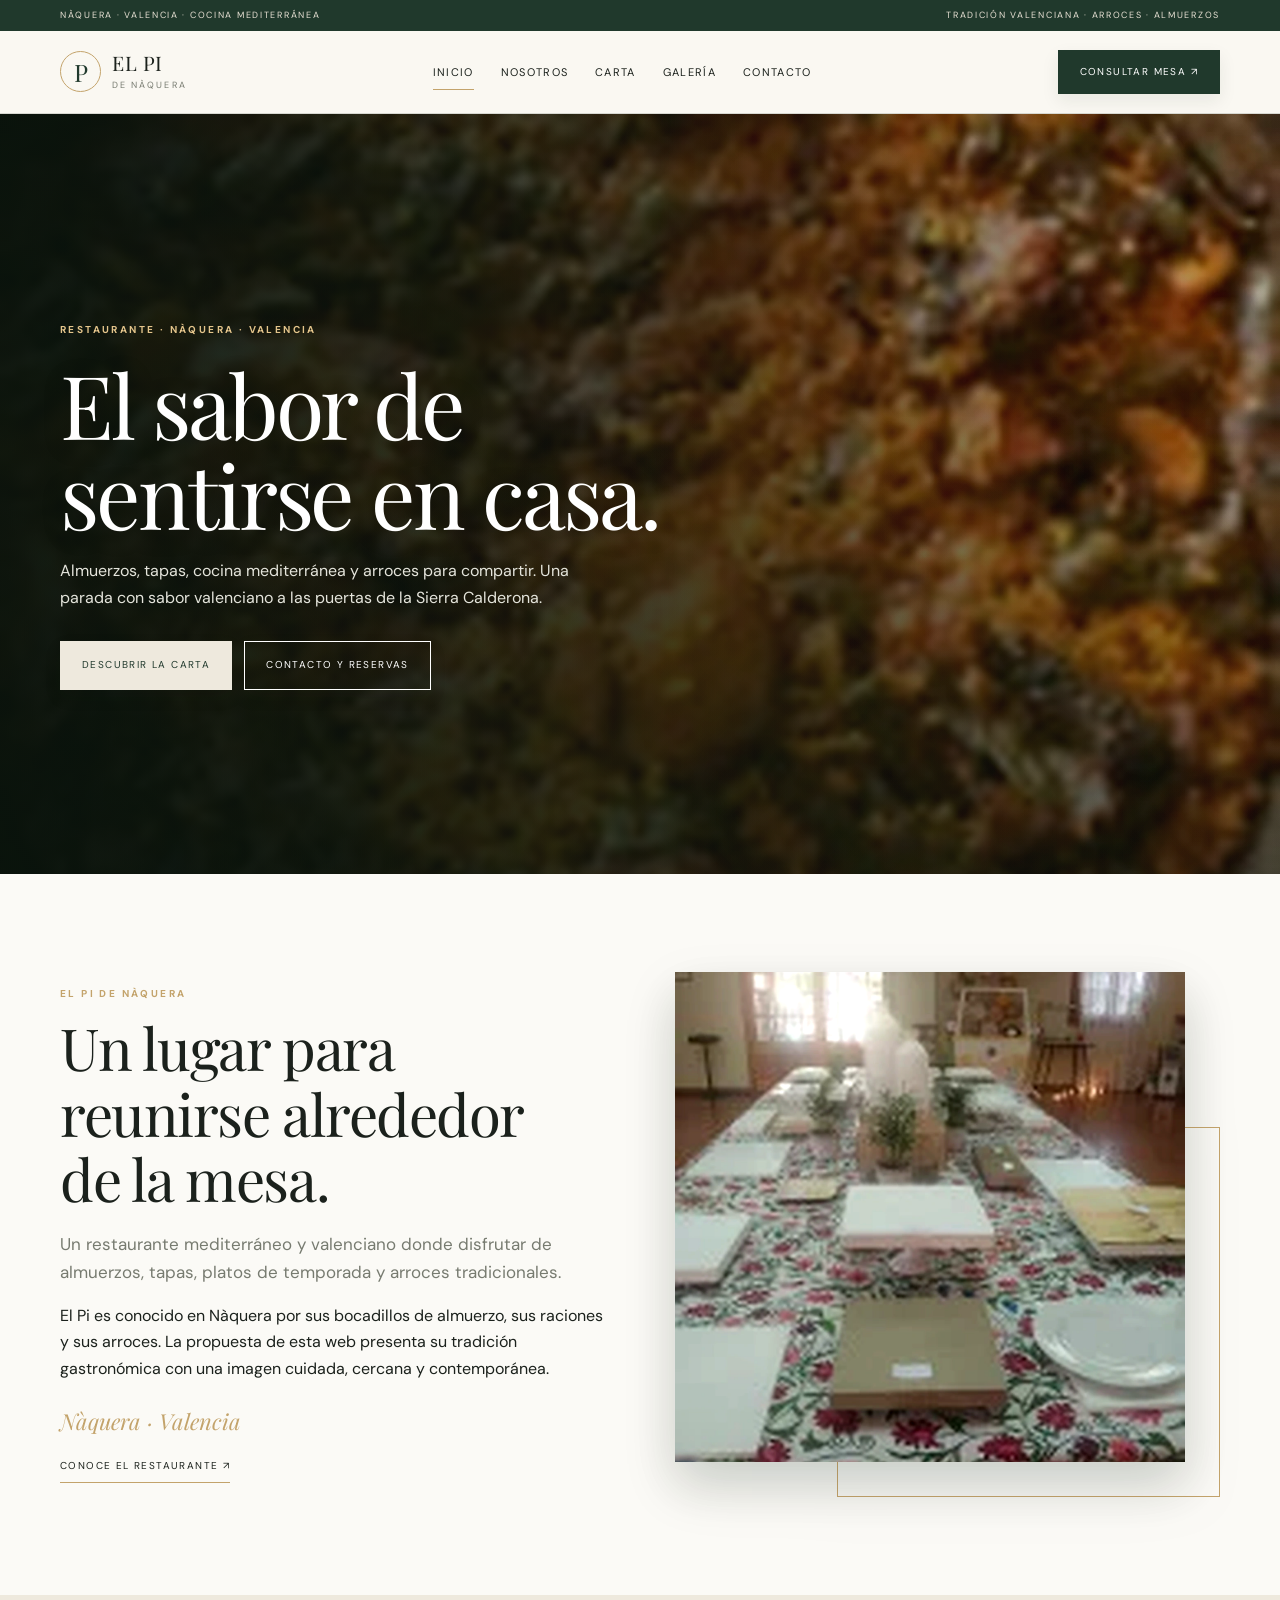
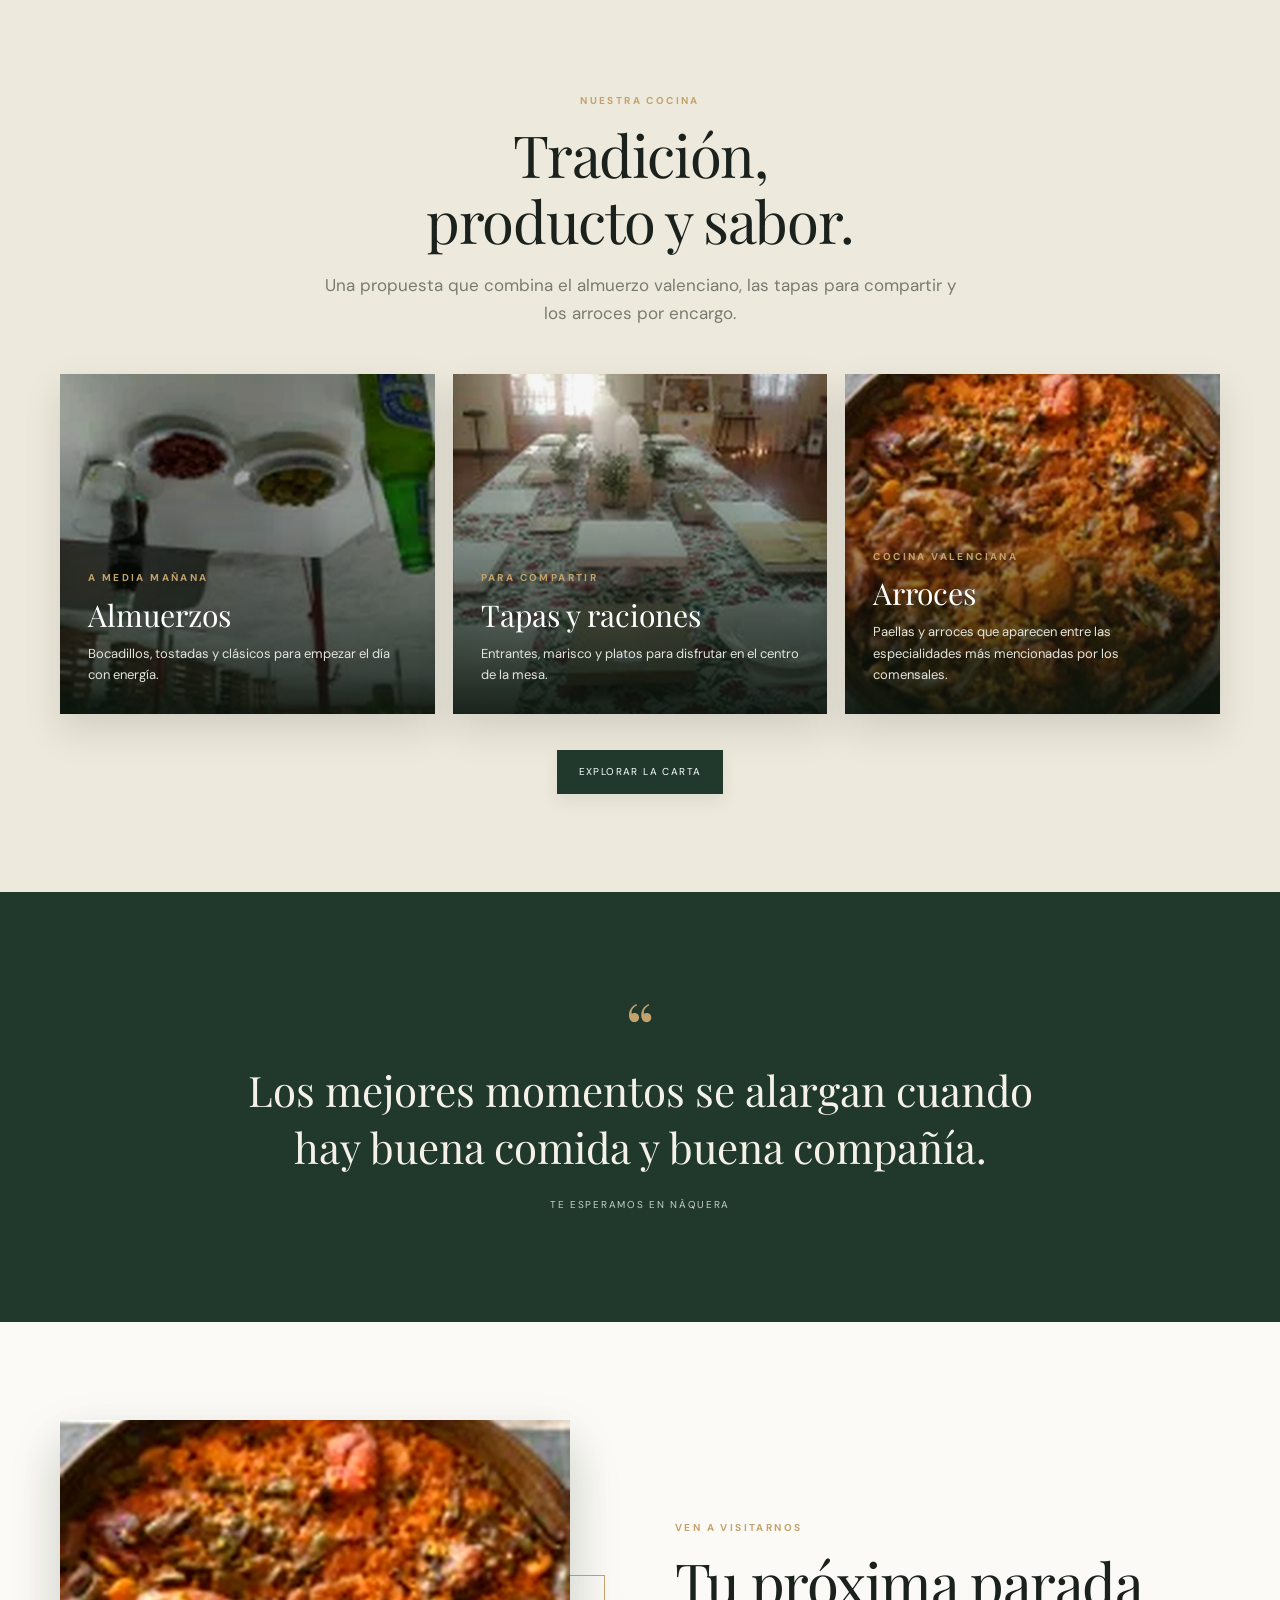
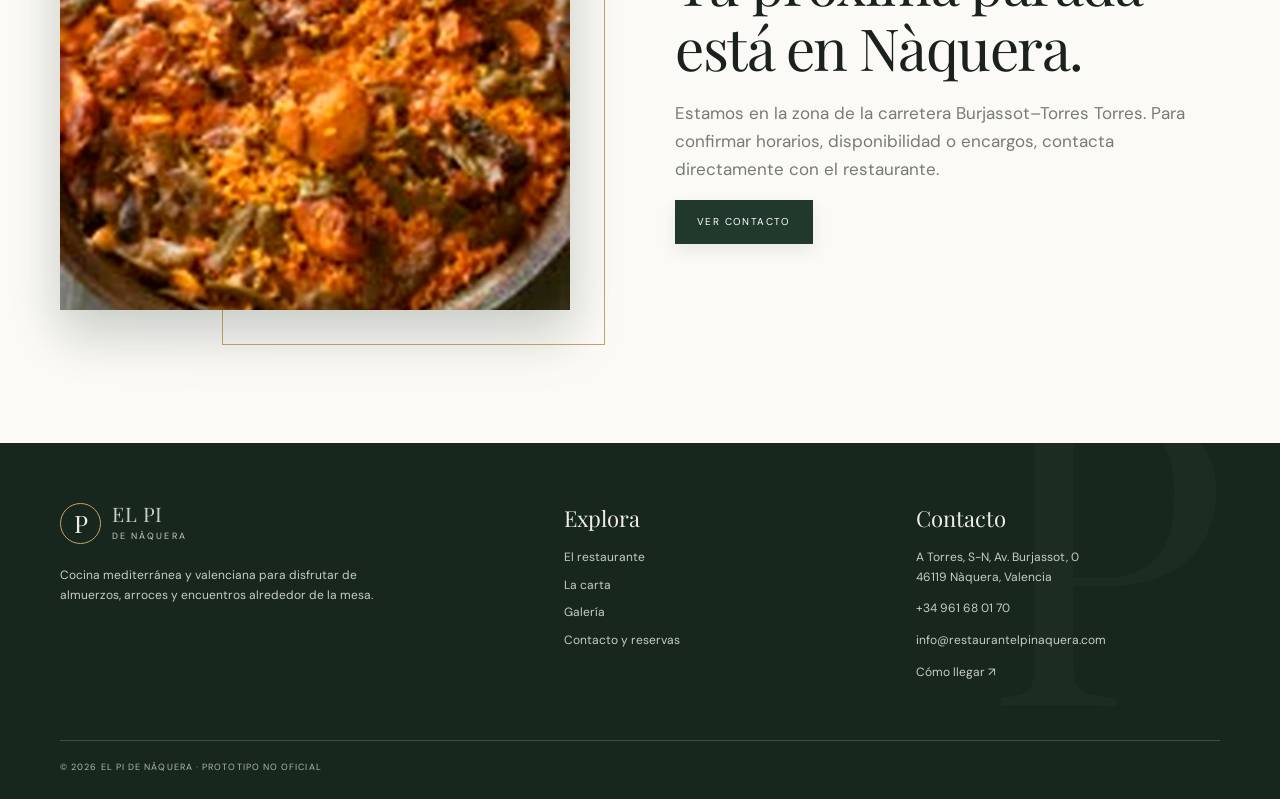
<file: el-pi-naquera-web/index.html>
<!doctype html><html lang="es"><head><meta charset="utf-8"><meta name="viewport" content="width=device-width, initial-scale=1"><meta name="description" content="El Pi de Nàquera, restaurante de cocina mediterránea y valenciana en Nàquera, Valencia."><meta name="theme-color" content="#20392c"><meta property="og:site_name" content="El Pi de Nàquera"><meta property="og:locale" content="es_ES"><title>Inicio | El Pi de Nàquera</title><link rel="stylesheet" href="css/style.css?v=premium-20261122-v3"></head><body>
<div class="topline"><div class="container"><span>Nàquera · Valencia · Cocina mediterránea</span><span>Tradición valenciana · Arroces · Almuerzos</span></div></div>
<header class="header"><div class="container nav">
<a class="brand" href="index.html"><span class="brand-mark">P</span><span class="brand-name">EL PI<small>de Nàquera</small></span></a>
<button class="menu-toggle" aria-label="Abrir menú" aria-expanded="false">☰</button>
<nav class="navlinks" aria-label="Navegación principal">
<a class="active" href="index.html">Inicio</a><a class="" href="nosotros.html">Nosotros</a><a class="" href="carta.html">Carta</a><a class="" href="galeria.html">Galería</a><a class="" href="reservas.html">Contacto</a></nav>
<a class="nav-cta" href="reservas.html">Consultar mesa ↗</a></div></header>
<main>
<section class="hero"><div class="container"><div class="hero-content"><div class="eyebrow">Restaurante · Nàquera · Valencia</div><h1>El sabor de<br>sentirse en casa.</h1><p>Almuerzos, tapas, cocina mediterránea y arroces para compartir. Una parada con sabor valenciano a las puertas de la Sierra Calderona.</p><div class="hero-actions"><a class="button light" href="carta.html">Descubrir la carta</a><a class="button" style="background:transparent;border-color:#fff" href="reservas.html">Contacto y reservas</a></div></div></div></section>
<section class="section"><div class="container split"><div><div class="eyebrow">El Pi de Nàquera</div><h2>Un lugar para<br>reunirse alrededor<br>de la mesa.</h2><p class="lead">Un restaurante mediterráneo y valenciano donde disfrutar de almuerzos, tapas, platos de temporada y arroces tradicionales.</p><p>El Pi es conocido en Nàquera por sus bocadillos de almuerzo, sus raciones y sus arroces. La propuesta de esta web presenta su tradición gastronómica con una imagen cuidada, cercana y contemporánea.</p><div class="signature">Nàquera · Valencia</div><a class="text-link" href="nosotros.html">Conoce el restaurante ↗</a></div><div class="photo-frame"><img loading="lazy" decoding="async" src="assets/images/comedor-premium.webp" alt="Comedor de Restaurant El Pi en Nàquera"></div></div></section>
<section class="section cream"><div class="container"><div class="section-head center"><div class="eyebrow">Nuestra cocina</div><h2>Tradición, producto y sabor.</h2><p class="lead">Una propuesta que combina el almuerzo valenciano, las tapas para compartir y los arroces por encargo.</p></div><div class="cards"><article class="image-card"><div class="eyebrow">A media mañana</div><h3>Almuerzos</h3><p>Bocadillos, tostadas y clásicos para empezar el día con energía.</p></article><article class="image-card"><div class="eyebrow">Para compartir</div><h3>Tapas y raciones</h3><p>Entrantes, marisco y platos para disfrutar en el centro de la mesa.</p></article><article class="image-card"><div class="eyebrow">Cocina valenciana</div><h3>Arroces</h3><p>Paellas y arroces que aparecen entre las especialidades más mencionadas por los comensales.</p></article></div><div style="text-align:center;margin-top:36px"><a class="button" href="carta.html">Explorar la carta</a></div></div></section>
<section class="section dark"><div class="container"><div class="quote-mark">“</div><p class="quote">Los mejores momentos se alargan cuando hay buena comida y buena compañía.</p><p style="text-align:center;color:#c8d0c5;font-size:10px;letter-spacing:.17em;text-transform:uppercase;margin-top:22px">Te esperamos en Nàquera</p></div></section>
<section class="section"><div class="container split"><div class="photo-frame"><img loading="lazy" decoding="async" src="assets/images/arroz-premium.webp" alt="Paella fotografiada en Restaurant El Pi"></div><div><div class="eyebrow">Ven a visitarnos</div><h2>Tu próxima parada<br>está en Nàquera.</h2><p class="lead">Estamos en la zona de la carretera Burjassot–Torres Torres. Para confirmar horarios, disponibilidad o encargos, contacta directamente con el restaurante.</p><a class="button" href="reservas.html">Ver contacto</a></div></div></section>
</main>
<footer class="footer"><div class="container"><div class="footer-grid">
<div><a class="brand" href="index.html"><span class="brand-mark" style="color:#f0ece2">P</span><span class="brand-name">EL PI<small style="color:#c8cec3">de Nàquera</small></span></a><p style="max-width:340px;margin-top:22px">Cocina mediterránea y valenciana para disfrutar de almuerzos, arroces y encuentros alrededor de la mesa.</p></div>
<div><h4>Explora</h4><div class="footer-links"><a href="nosotros.html">El restaurante</a><a href="carta.html">La carta</a><a href="galeria.html">Galería</a><a href="reservas.html">Contacto y reservas</a></div></div>
<div><h4>Contacto</h4><p>A Torres, S-N, Av. Burjassot, 0<br>46119 Nàquera, Valencia</p><p><a href="tel:+34961680170">+34 961 68 01 70</a></p><p><a href="mailto:info@restaurantelpinaquera.com">info@restaurantelpinaquera.com</a></p><p><a href="https://www.google.com/maps/search/?api=1&query=Restaurant+El+Pi+Naquera+Valencia" target="_blank" rel="noreferrer">Cómo llegar ↗</a></p></div>
</div><div class="footer-bottom"><span>© <span id="year"></span> El Pi de Nàquera · Prototipo no oficial</span></div></div></footer><script src="js/main.js?v=premium-20261122-v3"></script></body></html>
</file>
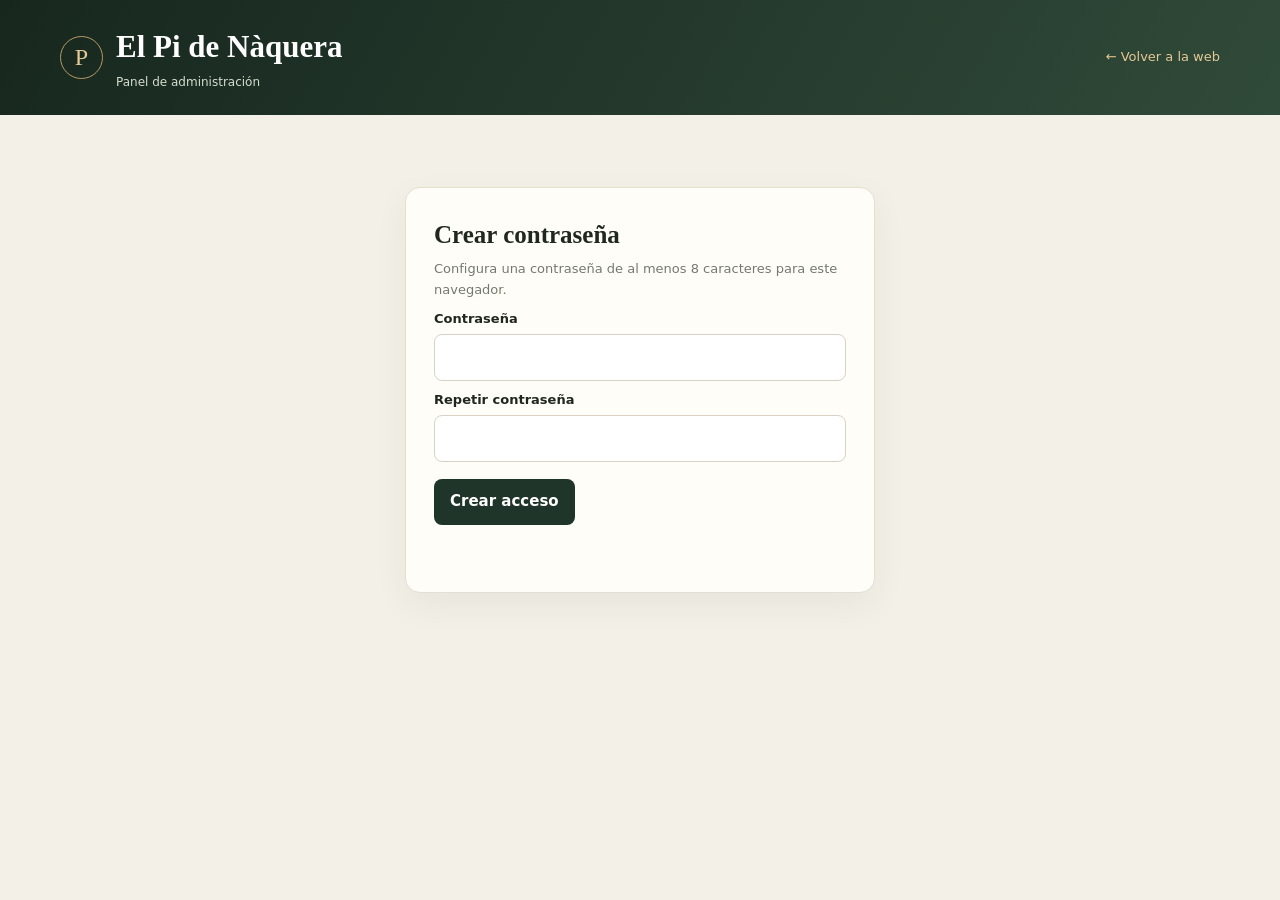
<file: el-pi-naquera-web/admin.html>
<!doctype html>
<html lang="es"><head><meta charset="utf-8"><meta name="viewport" content="width=device-width,initial-scale=1"><meta name="theme-color" content="#20392c"><meta property="og:site_name" content="El Pi de Nàquera"><meta property="og:locale" content="es_ES"><title>Administración | El Pi de Nàquera</title>
<style>
:root{--bg:#f3f0e8;--paper:#fffdf8;--ink:#20271f;--muted:#74796f;--line:#e4dfd3;--gold:#b89a65;--pine:#1f3529;--green:#286b4b;--red:#a33d35}
*{box-sizing:border-box}body{margin:0;background:var(--bg);color:var(--ink);font:15px/1.55 system-ui,-apple-system,"Segoe UI",sans-serif}
header{background:linear-gradient(120deg,#17271e,#304a39);color:#fff;padding:23px max(20px,calc((100% - 1160px)/2));display:flex;align-items:center;justify-content:space-between;gap:16px;flex-wrap:wrap}
.brandline{display:flex;align-items:center;gap:13px}.mark{width:43px;height:43px;border:1px solid #b89a65;border-radius:50%;display:grid;place-items:center;color:#e4c995;font:24px Georgia,serif}h1,h2,h3{font-family:Georgia,serif}h1{font-size:clamp(23px,3vw,31px);margin:0}header p{margin:2px 0 0;color:#d5ddcf;font-size:12px}header a{color:#e4c995;text-decoration:none;font-size:13px}
main{max-width:1160px;margin:28px auto;padding:0 18px 70px}.card{background:var(--paper);border:1px solid var(--line);border-radius:15px;padding:clamp(18px,2.7vw,28px);margin:16px 0;box-shadow:0 12px 34px rgba(35,43,31,.06)}
h2{font-size:25px;margin:0 0 5px}h3{font-size:18px;margin:0 0 7px}.muted,.hint{color:var(--muted);font-size:13px}.muted{margin:0}
input,select,textarea,button{font:inherit}input,select,textarea{border:1px solid #d8d2c6;border-radius:8px;padding:11px 12px;background:#fff;color:var(--ink);outline:none;min-width:0}input:focus,select:focus,textarea:focus{border-color:var(--gold);box-shadow:0 0 0 3px #b89a6520}
button{border:0;border-radius:8px;padding:11px 16px;background:var(--pine);color:white;font-weight:700;cursor:pointer}button:hover{background:#385541}button.secondary{background:#ece9df;color:#3c473c}button.danger{background:#f8e9e6;color:var(--red)}label{display:block;font-weight:650;font-size:13px;margin:9px 0 5px}.hidden{display:none!important}.status{min-height:22px;margin:12px 0 0;font-size:13px;font-weight:650;color:var(--green)}.status.error{color:var(--red)}
.auth{max-width:470px;margin:8vh auto}.auth input{width:100%}.toolbar{display:flex;gap:9px;align-items:center;flex-wrap:wrap;margin:17px 0}.toolbar .search{flex:1;min-width:220px}
.tabs{display:flex;gap:7px;flex-wrap:wrap;margin:22px 0 0;padding-top:17px;border-top:1px solid var(--line)}.tab{background:transparent;color:#52604f;border:1px solid transparent;padding:9px 14px}.tab.active{background:var(--pine);color:#fff}
.stats{display:grid;grid-template-columns:repeat(3,minmax(0,1fr));gap:12px;margin-top:20px}.stat{border:1px solid var(--line);border-radius:11px;padding:15px;background:#fbfaf5}.stat span{display:block;color:var(--muted);font-size:12px}.stat b{display:block;font:700 28px Georgia,serif;margin-top:2px}
.section-head{display:flex;justify-content:space-between;align-items:end;gap:15px;flex-wrap:wrap}.add-box{background:#f7f5ee;border:1px solid var(--line);border-radius:12px;padding:18px;margin:20px 0}.add-grid{display:grid;grid-template-columns:2fr 1fr 1.2fr;gap:10px}.add-grid input,.add-grid select{width:100%}.add-desc{width:100%;margin-top:10px}
.catalog-list{border-top:1px solid var(--line);margin-top:16px}.category-title{padding:17px 0 7px;color:#8c7448;font:700 11px system-ui;text-transform:uppercase;letter-spacing:.12em}.product-row{display:grid;grid-template-columns:minmax(0,1fr) 140px 44px;gap:12px;align-items:center;padding:12px 0;border-bottom:1px solid #eee9df}.product-main{min-width:0}.product-main input{width:100%}.product-main .desc-input{margin-top:6px;font-size:13px}.price-wrap{display:flex;align-items:center;gap:6px}.price-wrap input{width:100%;text-align:right}.euro{color:var(--muted);font-size:13px}.empty{padding:28px 12px;text-align:center;color:var(--muted);border:1px dashed #d8d2c6;border-radius:12px;margin-top:14px}
.res-card{border:1px solid var(--line);border-radius:12px;padding:16px;margin:12px 0}.res-head{display:flex;justify-content:space-between;gap:10px;align-items:center;flex-wrap:wrap}.res-head h3{margin:0}.pill{padding:4px 10px;border-radius:30px;background:#e7f1e9;color:var(--green);font-size:11px;font-weight:800}.res-details{display:grid;grid-template-columns:repeat(auto-fit,minmax(165px,1fr));gap:8px;margin:13px 0;color:#5d6259;font-size:13px}.res-actions{display:flex;gap:10px;align-items:end;flex-wrap:wrap}.res-actions label{margin:0}.settings-row{display:flex;gap:10px;flex-wrap:wrap}
@media(max-width:650px){header{padding:16px}.stats{grid-template-columns:1fr 1fr}.add-grid{grid-template-columns:1fr}.product-row{grid-template-columns:1fr;gap:9px}.product-row button{width:100%;min-height:43px}.price-wrap{max-width:180px}.toolbar .search{min-width:0;width:100%;flex-basis:100%}.tabs{flex-wrap:nowrap;overflow-x:auto}.tabs button{white-space:nowrap;min-height:44px}.res-details{grid-template-columns:1fr}.res-actions>*{width:100%}.settings-row{display:grid;grid-template-columns:1fr}.settings-row button{min-height:45px}}
@media(max-width:400px){.stats{grid-template-columns:1fr 1fr}.card{padding:14px}.auth{margin:24px auto}.stat b{font-size:23px}}
</style></head><body>
<header><div class="brandline"><div class="mark">P</div><div><h1>El Pi de Nàquera</h1><p>Panel de administración</p></div></div><a href="index.html">← Volver a la web</a></header>
<main>
<section id="setup" class="card auth hidden"><h2>Crear contraseña</h2><p class="muted">Configura una contraseña de al menos 8 caracteres para este navegador.</p><label for="newpass">Contraseña</label><input id="newpass" type="password" autocomplete="new-password"><label for="newpass2">Repetir contraseña</label><input id="newpass2" type="password" autocomplete="new-password"><div class="toolbar"><button id="create">Crear acceso</button></div><p id="setupmsg" class="status" role="status"></p></section>
<section id="login" class="card auth hidden"><h2>Bienvenido</h2><p class="muted">Introduce tu contraseña para gestionar la carta y las reservas.</p><label for="pass">Contraseña de administración</label><input id="pass" type="password" autocomplete="current-password"><div class="toolbar"><button id="enter">Entrar al panel</button></div><p id="loginmsg" class="status error" role="status"></p></section>
<section id="dashboard" class="hidden">
<div class="card"><div class="section-head"><div><h2>Panel de control</h2><p class="muted">Gestiona la carta y consulta las solicitudes guardadas en este navegador.</p></div></div><div class="stats"><div class="stat"><span>Solicitudes totales</span><b id="total">0</b></div><div class="stat"><span>Confirmadas</span><b id="confirmed">0</b></div><div class="stat"><span>Pendientes</span><b id="pending">0</b></div></div><nav class="tabs"><button class="tab active" data-tab="prices">Carta y precios</button><button class="tab" data-tab="reservations">Reservas</button><button class="tab" data-tab="settings">Ajustes</button></nav></div>
<section id="tab-prices" class="card"><div class="section-head"><div><h2>Gestionar la carta</h2><p class="muted">Edita platos, precios y descripciones. Los cambios se guardan en este navegador.</p></div></div>
<div class="toolbar"><input class="search" id="price-search" type="search" placeholder="Buscar un plato…"><button class="secondary" id="show-all-prices">Limpiar búsqueda</button><button id="saveprices">Guardar cambios</button></div>
<div class="add-box"><h3>Añadir un producto</h3><p class="muted">Selecciona la sección donde aparecerá.</p><div class="add-grid"><input id="new-name" placeholder="Nombre del plato" maxlength="100"><input id="new-price" placeholder="Precio (€)" inputmode="decimal"><select id="new-category"></select></div><input id="new-desc" class="add-desc" placeholder="Descripción (opcional)" maxlength="300"><div class="toolbar"><button id="add-item">＋ Añadir a la carta</button></div></div><div id="prices" class="catalog-list"></div><p id="pricemsg" class="status"></p></section>
<section id="tab-reservations" class="card hidden"><h2>Reservas y solicitudes</h2><p class="muted">Las solicitudes del formulario se guardan en el mismo navegador desde el que se envían.</p><div class="toolbar"><input class="search" id="reservation-search" type="search" placeholder="Buscar por nombre, teléfono o fecha…"><select id="reservation-filter"><option value="Todas">Todas</option><option>Confirmada</option><option>Pendiente</option><option>Cancelada</option></select><button class="secondary" id="refresh-reservations">Actualizar</button></div><div id="reservations"></div><p id="reservemsg" class="status"></p></section>
<section id="tab-settings" class="card hidden"><h2>Ajustes y seguridad</h2><p class="muted">Protege el acceso y guarda una copia de los datos locales.</p><div class="settings-row toolbar"><button id="changepass">Cambiar contraseña</button><button class="secondary" id="backup">Descargar copia de seguridad</button><button class="secondary" id="logout">Cerrar sesión</button></div><p class="hint">Aviso: esta versión reproduce el modelo local del proyecto de referencia. La contraseña y los datos quedan en el navegador actual; no es un sistema de autenticación de servidor y no sincroniza dispositivos. No usar como panel de producción para datos personales.</p></section>
</section></main>
<script>
'use strict';
const $=id=>document.getElementById(id),KEY='elpi_admin_hash',CATALOG='elpi_catalog',RESERVATIONS='elpi_reservations';
const read=(k,f)=>{try{const v=localStorage.getItem(k);return v===null?f:JSON.parse(v)}catch{return f}},write=(k,v)=>{try{localStorage.setItem(k,JSON.stringify(v));return true}catch{return false}};
const esc=v=>String(v??'').replace(/[&<>"']/g,c=>({'&':'&amp;','<':'&lt;','>':'&gt;','"':'&quot;',"'":'&#39;'}[c]));
const msg=(id,t,error=false)=>{$(id).textContent=t;$(id).classList.toggle('error',error)};
async function hash(v){if(!crypto?.subtle)throw new Error('Se necesita HTTPS o un servidor local para el acceso seguro.');const d=await crypto.subtle.digest('SHA-256',new TextEncoder().encode(v));return [...new Uint8Array(d)].map(x=>x.toString(16).padStart(2,'0')).join('')}
function show(id){['setup','login','dashboard'].forEach(x=>$(x).classList.toggle('hidden',x!==id))}
function reservations(){const v=read(RESERVATIONS,[]);return Array.isArray(v)?v:[]}
let items=[],categories=[],baseCount=0;
show(localStorage.getItem(KEY)?'login':'setup');
$('create').addEventListener('click',async()=>{try{const p=$('newpass').value;if(p.length<8)return msg('setupmsg','La contraseña debe tener al menos 8 caracteres.',true);if(p!==$('newpass2').value)return msg('setupmsg','Las contraseñas no coinciden.',true);localStorage.setItem(KEY,await hash(p));$('newpass').value=$('newpass2').value='';show('login');msg('loginmsg','Contraseña creada. Ya puedes entrar.')}catch(e){msg('setupmsg',e.message,true)}});
$('enter').addEventListener('click',async()=>{try{if(await hash($('pass').value)===localStorage.getItem(KEY)){$('pass').value='';show('dashboard');await loadAdmin()}else msg('loginmsg','La contraseña no es correcta.',true)}catch(e){msg('loginmsg',e.message,true)}});
$('pass').addEventListener('keydown',e=>{if(e.key==='Enter')$('enter').click()});
$('logout').addEventListener('click',()=>{show('login');$('pass').focus()});
$('changepass').addEventListener('click',async()=>{const p=prompt('Nueva contraseña (mínimo 8 caracteres):');if(p===null)return;if(p.length<8)return alert('La contraseña debe tener al menos 8 caracteres.');try{localStorage.setItem(KEY,await hash(p));alert('Contraseña actualizada.')}catch(e){alert(e.message)}});
document.querySelectorAll('[data-tab]').forEach(b=>b.addEventListener('click',()=>{document.querySelectorAll('[data-tab]').forEach(x=>x.classList.toggle('active',x===b));['prices','reservations','settings'].forEach(x=>$('tab-'+x).classList.toggle('hidden',x!==b.dataset.tab));if(b.dataset.tab==='reservations')loadReservations()}));
async function loadAdmin(){try{
 if(location.protocol==='file:')throw new Error('Abre la carpeta mediante un servidor local (por ejemplo Live Server), no con doble clic.');
 const response=await fetch('carta.html',{cache:'no-store'});if(!response.ok)throw new Error('No se ha podido leer carta.html.');
 const doc=new DOMParser().parseFromString(await response.text(),'text/html');
 categories=[...doc.querySelectorAll('.menu-section')].map(s=>({name:s.querySelector('h2')?.textContent.trim()||'Carta'}));
 const base=[...doc.querySelectorAll('.menu-section .item')].map((el,i)=>({id:String(i),name:el.querySelector('.name')?.textContent.trim()||'Producto',price:el.querySelector('.price')?.textContent.replace(/€/g,'').trim()||'',desc:el.querySelector('.desc')?.textContent.trim()||'',category:categories.find(c=>c.name===el.closest('.menu-section')?.querySelector('h2')?.textContent.trim())?.name||'Carta'}));
 baseCount=base.length;if(!baseCount)throw new Error('No se encontraron productos en carta.html.');
 const saved=read(CATALOG,{}),over=saved.items&&typeof saved.items==='object'?saved.items:{};
 items=base.filter(x=>!(saved.deleted||[]).includes(x.id)).map(x=>({...x,...(over[x.id]||{})})).concat(Array.isArray(saved.added)?saved.added:[]);
 $('new-category').innerHTML=categories.map(c=>`<option value="${esc(c.name)}">${esc(c.name)}</option>`).join('');
 $('price-search').addEventListener('input',filterPrices);$('show-all-prices').addEventListener('click',()=>{$('price-search').value='';filterPrices()});$('saveprices').addEventListener('click',saveCatalog);$('add-item').addEventListener('click',addItem);
 renderCatalog();loadReservations();
 }catch(e){$('prices').innerHTML=`<div class="empty">${esc(e.message)}</div>`;msg('pricemsg','No se ha podido cargar la carta.',true)}}
function renderCatalog(){const groups=categories.map(c=>({name:c.name,products:items.filter(x=>x.category===c.name)}));const known=new Set(categories.map(c=>c.name));items.filter(x=>!known.has(x.category)).forEach(x=>{let g=groups.find(y=>y.name==='Otros');if(!g){g={name:'Otros',products:[]};groups.push(g)}g.products.push(x)});
 $('prices').innerHTML=groups.filter(g=>g.products.length).map(g=>`<div class="category-title">${esc(g.name)}</div>${g.products.map(x=>`<div class="product-row" data-row="${esc(x.id)}"><div class="product-main"><input data-name="${esc(x.id)}" value="${esc(x.name)}" maxlength="100"><input class="desc-input" data-desc="${esc(x.id)}" value="${esc(x.desc||'')}" maxlength="300" placeholder="Descripción opcional"></div><div class="price-wrap"><input data-price="${esc(x.id)}" value="${esc(x.price||'')}" placeholder="—" inputmode="decimal"><span class="euro">€</span></div><button class="danger" data-remove="${esc(x.id)}" type="button">×</button></div>`).join('')}`).join('')||'<div class="empty">No hay productos en la carta.</div>';
 document.querySelectorAll('[data-remove]').forEach(b=>b.addEventListener('click',()=>{const x=items.find(y=>y.id===b.dataset.remove);if(!x||!confirm(`¿Eliminar «${x.name}»?`))return;items=items.filter(y=>y.id!==b.dataset.remove);if(saveCatalog())msg('pricemsg','Producto eliminado.') }));filterPrices()}
function validPrice(v){const x=String(v??'').trim().replace(',','.');return x===''||/^\d{1,5}(\.\d{1,2})?$/.test(x)}
function normalize(v){return String(v??'').trim().replace(',','.').replace('.',',')}
function collect(){for(const x of items){const n=document.querySelector(`[data-name="${CSS.escape(x.id)}"]`),p=document.querySelector(`[data-price="${CSS.escape(x.id)}"]`),d=document.querySelector(`[data-desc="${CSS.escape(x.id)}"]`);if(n)x.name=n.value.trim();if(p){if(!validPrice(p.value)){p.focus();throw new Error(`Precio no válido para ${x.name}`)}x.price=normalize(p.value)}if(d)x.desc=d.value.trim();if(!x.name)throw new Error('Todos los productos deben tener nombre.')}}
function saveCatalog(){try{collect();const deleted=Array.from({length:baseCount},(_,i)=>String(i)).filter(id=>!items.some(x=>x.id===id));const over={},added=[];items.forEach(x=>{if(x.added||x.id.startsWith('new-'))added.push(x);else over[x.id]={name:x.name,price:x.price,desc:x.desc,category:x.category}});if(!write(CATALOG,{items:over,added,deleted}))throw new Error('No se pudieron guardar los cambios.');renderCatalog();msg('pricemsg','Cambios guardados correctamente.');return true}catch(e){msg('pricemsg',e.message,true);return false}}
function addItem(){const name=$('new-name').value.trim(),price=$('new-price').value.trim(),category=$('new-category').value,desc=$('new-desc').value.trim();if(!name)return msg('pricemsg','Escribe el nombre del producto.',true);if(!validPrice(price))return msg('pricemsg','Precio no válido.',true);try{collect()}catch(e){return msg('pricemsg',e.message,true)}items.push({id:'new-'+Date.now()+'-'+Math.random().toString(36).slice(2,7),name,price:normalize(price),desc,category,added:true});if(saveCatalog()){$('new-name').value=$('new-price').value=$('new-desc').value='';msg('pricemsg','Producto añadido a la carta.')}} 
function filterPrices(){const q=$('price-search').value.trim().toLocaleLowerCase('es');document.querySelectorAll('[data-row]').forEach(r=>r.classList.toggle('hidden',!r.textContent.toLocaleLowerCase('es').includes(q)));document.querySelectorAll('.category-title').forEach(t=>{let n=t.nextElementSibling,v=false;while(n&&!n.classList.contains('category-title')){if(!n.classList.contains('hidden'))v=true;n=n.nextElementSibling}t.classList.toggle('hidden',!v)})}
function loadReservations(){const list=reservations(),filter=$('reservation-filter').value,q=$('reservation-search').value.toLocaleLowerCase('es');$('total').textContent=list.length;$('confirmed').textContent=list.filter(x=>x.status==='Confirmada').length;$('pending').textContent=list.filter(x=>(x.status||'Pendiente')==='Pendiente').length;
 const shown=list.slice().reverse().filter(x=>(filter==='Todas'||(x.status||'Pendiente')===filter)&&[x.name,x.phone,x.email,x.date,x.time].join(' ').toLocaleLowerCase('es').includes(q));
 $('reservations').innerHTML=shown.length?shown.map(x=>`<article class="res-card"><div class="res-head"><h3>${esc(x.name||'Solicitud')}</h3><span class="pill">${esc(x.status||'Pendiente')}</span></div><div class="res-details"><div><b>Fecha:</b> ${esc(x.date)}</div><div><b>Hora:</b> ${esc(x.time)}</div><div><b>Personas:</b> ${esc(x.people)}</div><div><b>Teléfono:</b> ${esc(x.phone)}</div><div><b>Email:</b> ${esc(x.email)}</div></div>${x.notes?`<p><b>Comentarios:</b> ${esc(x.notes)}</p>`:''}<div class="res-actions"><label>Estado<select data-status="${esc(x.id)}"><option ${x.status==='Confirmada'?'selected':''}>Confirmada</option><option ${(!x.status||x.status==='Pendiente')?'selected':''}>Pendiente</option><option ${x.status==='Cancelada'?'selected':''}>Cancelada</option></select></label><button class="danger" data-delete="${esc(x.id)}">Eliminar</button></div></article>`).join(''):'<div class="empty">No hay solicitudes que coincidan.</div>';
 document.querySelectorAll('[data-status]').forEach(s=>s.addEventListener('change',()=>{const all=reservations(),x=all.find(y=>String(y.id)===s.dataset.status);if(x){x.status=s.value;write(RESERVATIONS,all);loadReservations()}}));
 document.querySelectorAll('[data-delete]').forEach(b=>b.addEventListener('click',()=>{if(!confirm('¿Eliminar esta solicitud?'))return;write(RESERVATIONS,reservations().filter(x=>String(x.id)!==b.dataset.delete));loadReservations()}))}
$('reservation-search').addEventListener('input',loadReservations);$('reservation-filter').addEventListener('change',loadReservations);$('refresh-reservations').addEventListener('click',loadReservations);
$('backup').addEventListener('click',()=>{const blob=new Blob([JSON.stringify({catalog:read(CATALOG,{}),reservations:reservations(),createdAt:new Date().toISOString()},null,2)],{type:'application/json'});const url=URL.createObjectURL(blob),a=document.createElement('a');a.href=url;a.download='copia-seguridad-el-pi-naquera.json';a.click();setTimeout(()=>URL.revokeObjectURL(url),1000)});
</script></body></html>
</file>
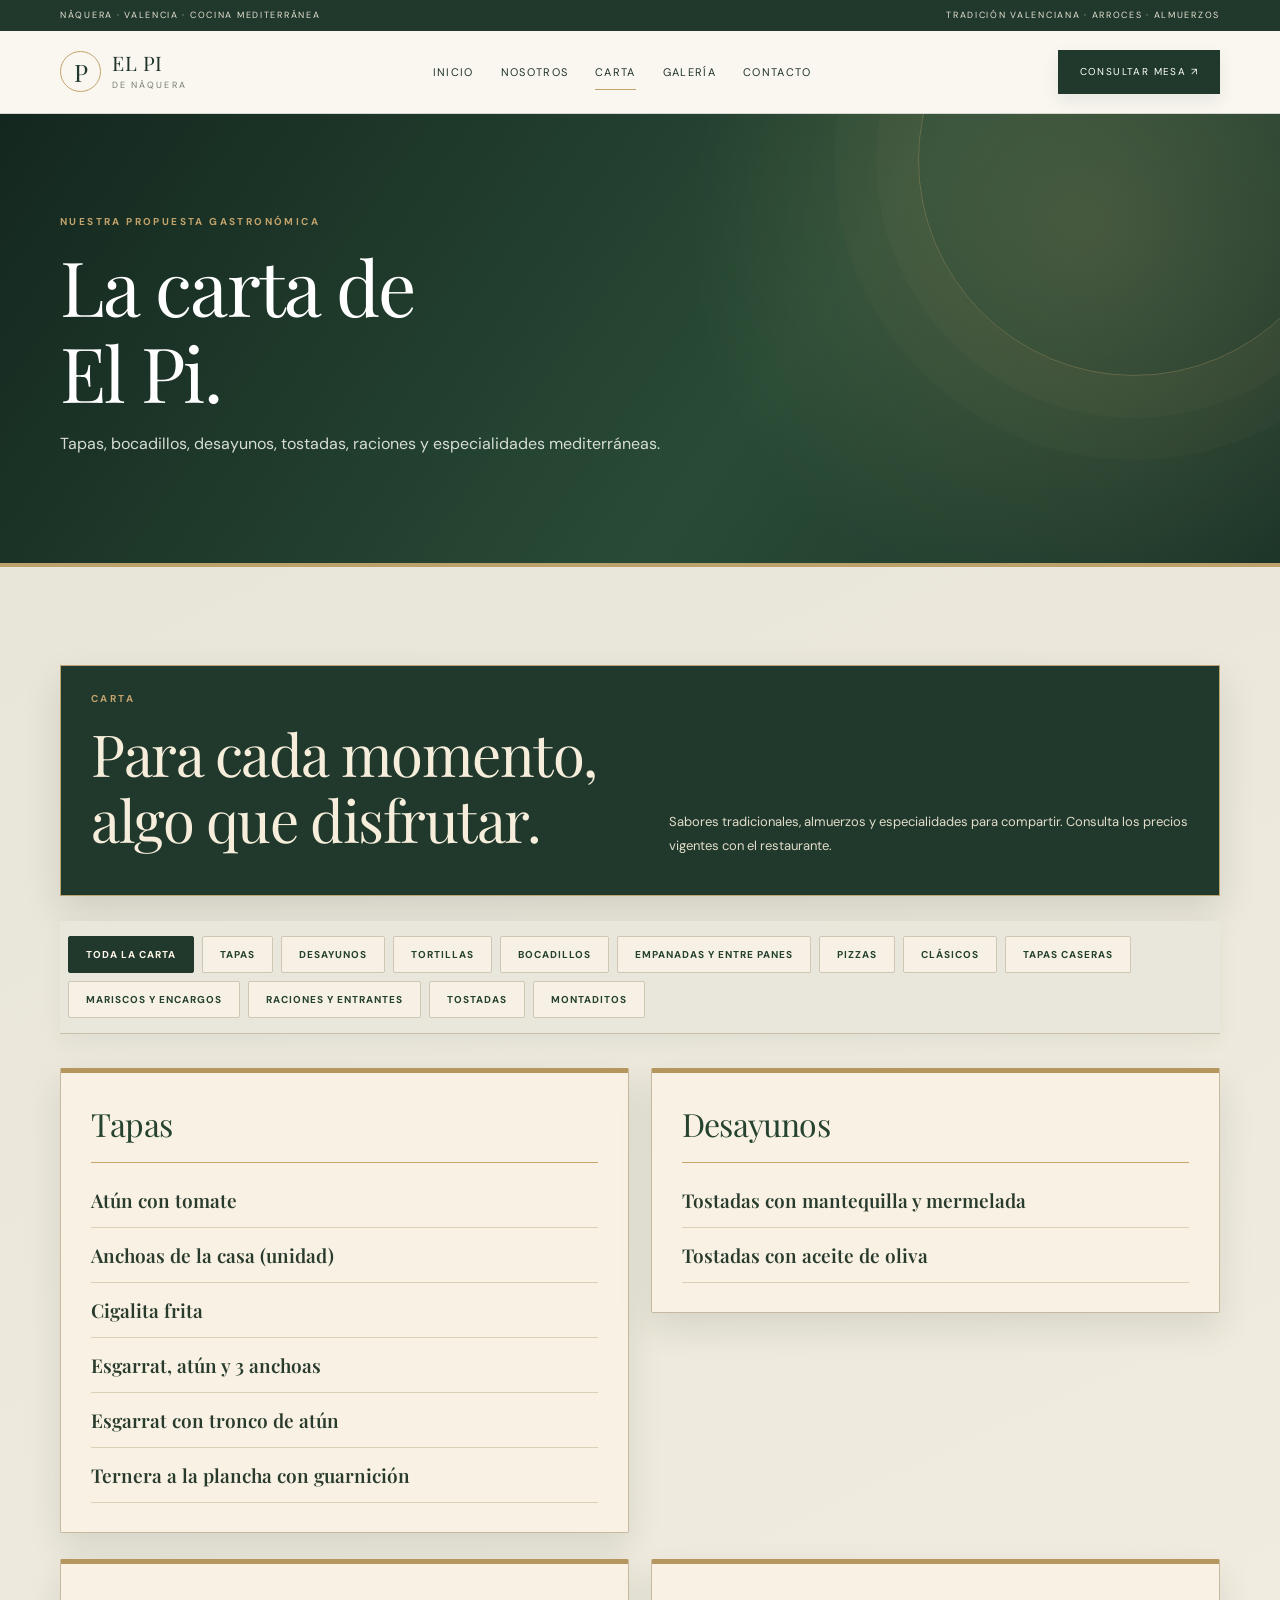
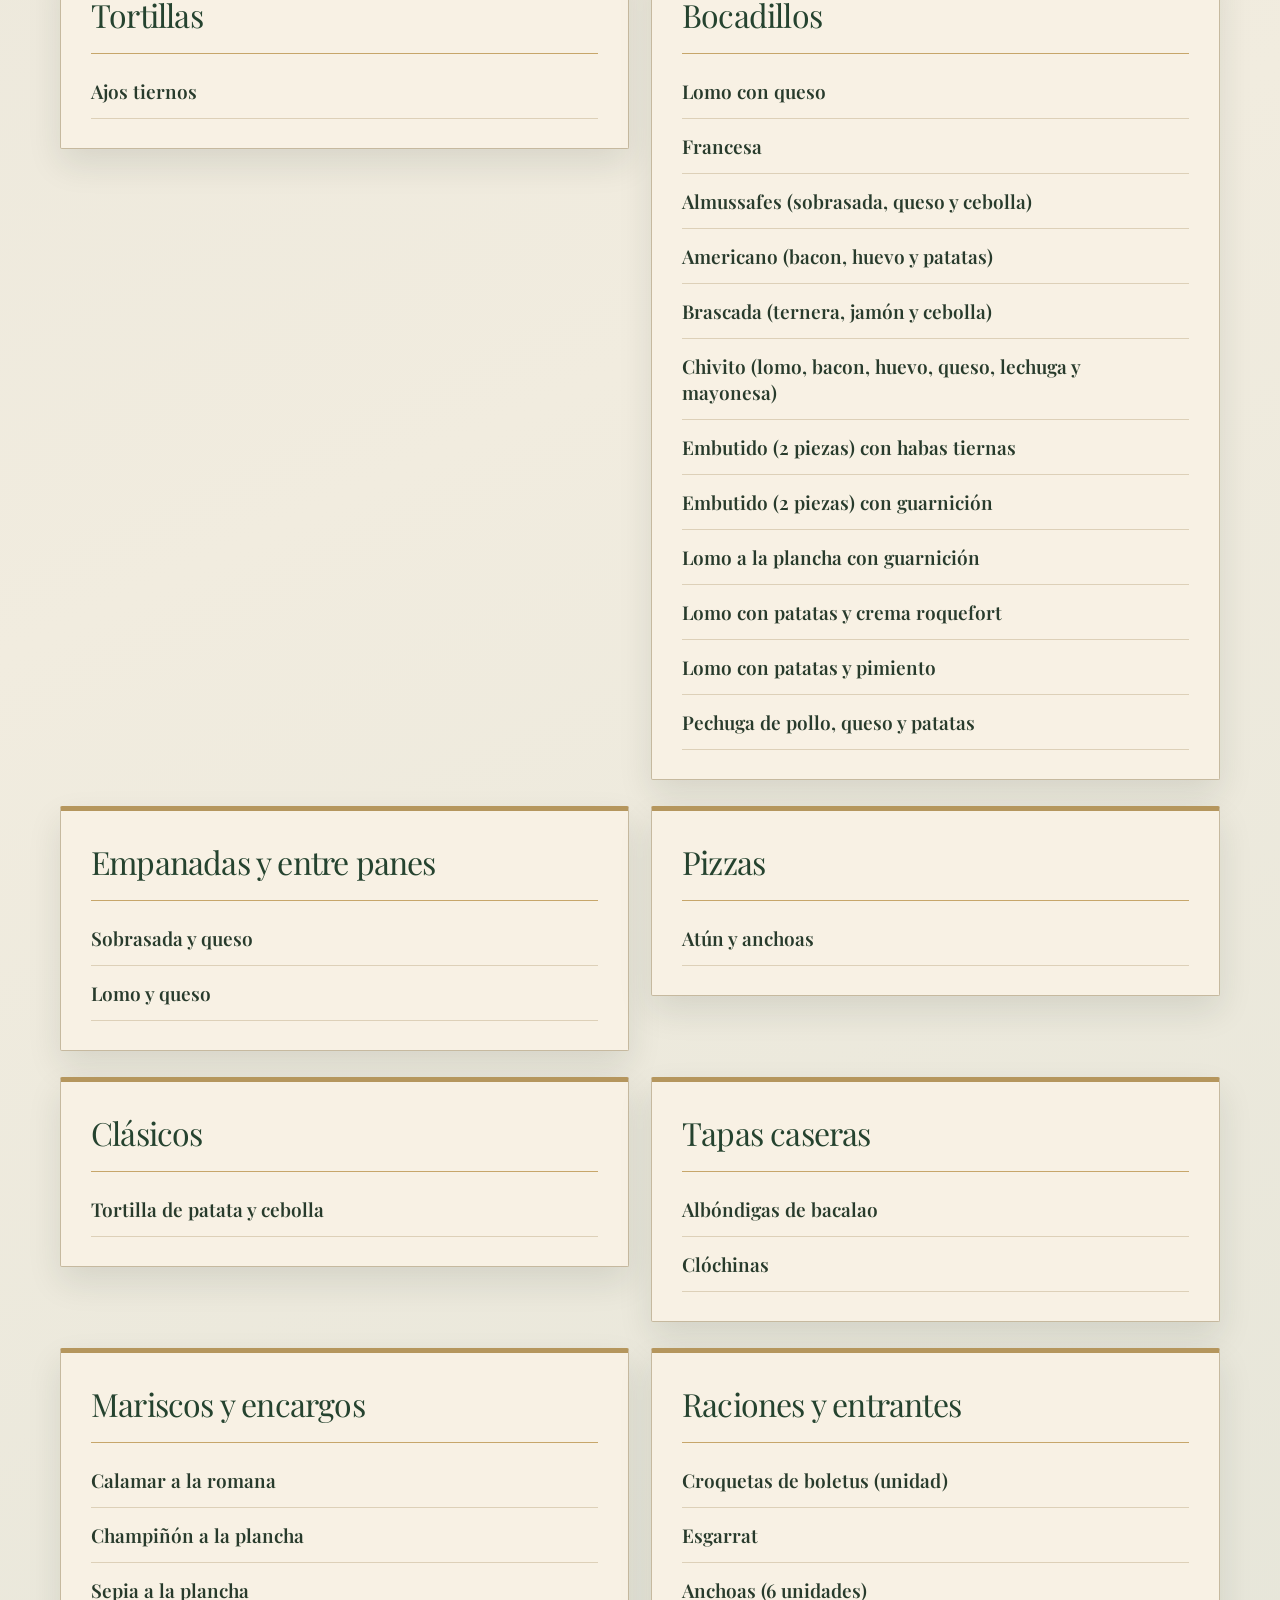
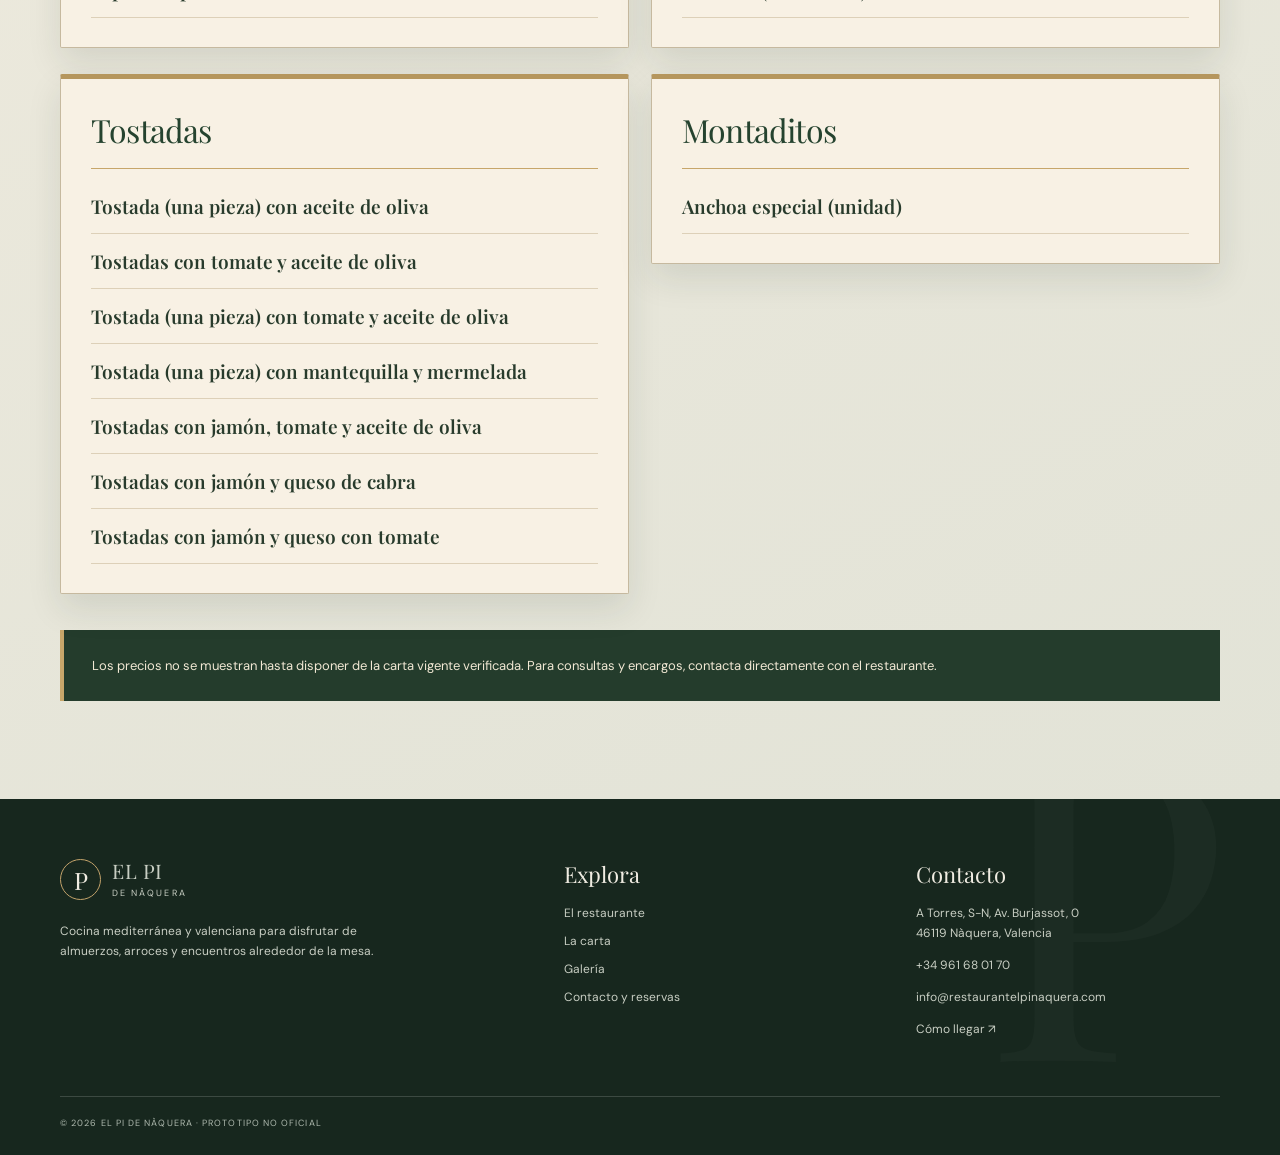
<file: el-pi-naquera-web/carta.html>
<!doctype html><html lang="es"><head><meta charset="utf-8"><meta name="viewport" content="width=device-width, initial-scale=1"><meta name="description" content="El Pi de Nàquera, restaurante de cocina mediterránea y valenciana en Nàquera, Valencia."><meta name="theme-color" content="#20392c"><meta property="og:site_name" content="El Pi de Nàquera"><meta property="og:locale" content="es_ES"><title>Carta | El Pi de Nàquera</title><link rel="stylesheet" href="css/style.css?v=premium-20261122-v3"></head><body>
<div class="topline"><div class="container"><span>Nàquera · Valencia · Cocina mediterránea</span><span>Tradición valenciana · Arroces · Almuerzos</span></div></div>
<header class="header"><div class="container nav">
<a class="brand" href="index.html"><span class="brand-mark">P</span><span class="brand-name">EL PI<small>de Nàquera</small></span></a>
<button class="menu-toggle" aria-label="Abrir menú" aria-expanded="false">☰</button>
<nav class="navlinks" aria-label="Navegación principal">
<a class="" href="index.html">Inicio</a><a class="" href="nosotros.html">Nosotros</a><a class="active" href="carta.html">Carta</a><a class="" href="galeria.html">Galería</a><a class="" href="reservas.html">Contacto</a></nav>
<a class="nav-cta" href="reservas.html">Consultar mesa ↗</a></div></header>
<main><section class="page-hero"><div class="container"><div class="eyebrow">Nuestra propuesta gastronómica</div><h1>La carta de<br>El Pi.</h1><p>Tapas, bocadillos, desayunos, tostadas, raciones y especialidades mediterráneas.</p></div></section>
<section class="section"><div class="container"><div class="menu-intro"><div><div class="eyebrow">Carta</div><h2>Para cada momento,<br>algo que disfrutar.</h2></div><p class="menu-note">Sabores tradicionales, almuerzos y especialidades para compartir. Consulta los precios vigentes con el restaurante.</p></div>
<div class="menu-tabs"><button class="tab active" data-filter="all">Toda la carta</button><button class="tab" data-filter="0">Tapas</button><button class="tab" data-filter="1">Desayunos</button><button class="tab" data-filter="2">Tortillas</button><button class="tab" data-filter="3">Bocadillos</button><button class="tab" data-filter="4">Empanadas y entre panes</button><button class="tab" data-filter="5">Pizzas</button><button class="tab" data-filter="6">Clásicos</button><button class="tab" data-filter="7">Tapas caseras</button><button class="tab" data-filter="8">Mariscos y encargos</button><button class="tab" data-filter="9">Raciones y entrantes</button><button class="tab" data-filter="10">Tostadas</button><button class="tab" data-filter="11">Montaditos</button></div>
<div class="menu-grid" id="menu-grid"><div data-menu-category="0"><section class="menu-section"><h2>Tapas</h2><div class="items"><article class="item"><div class="item-top"><span class="name">Atún con tomate</span><span class="price"></span></div></article><article class="item"><div class="item-top"><span class="name">Anchoas de la casa (unidad)</span><span class="price"></span></div></article><article class="item"><div class="item-top"><span class="name">Cigalita frita</span><span class="price"></span></div></article><article class="item"><div class="item-top"><span class="name">Esgarrat, atún y 3 anchoas</span><span class="price"></span></div></article><article class="item"><div class="item-top"><span class="name">Esgarrat con tronco de atún</span><span class="price"></span></div></article><article class="item"><div class="item-top"><span class="name">Ternera a la plancha con guarnición</span><span class="price"></span></div></article></div></section></div><div data-menu-category="1"><section class="menu-section"><h2>Desayunos</h2><div class="items"><article class="item"><div class="item-top"><span class="name">Tostadas con mantequilla y mermelada</span><span class="price"></span></div></article><article class="item"><div class="item-top"><span class="name">Tostadas con aceite de oliva</span><span class="price"></span></div></article></div></section></div><div data-menu-category="2"><section class="menu-section"><h2>Tortillas</h2><div class="items"><article class="item"><div class="item-top"><span class="name">Ajos tiernos</span><span class="price"></span></div></article></div></section></div><div data-menu-category="3"><section class="menu-section"><h2>Bocadillos</h2><div class="items"><article class="item"><div class="item-top"><span class="name">Lomo con queso</span><span class="price"></span></div></article><article class="item"><div class="item-top"><span class="name">Francesa</span><span class="price"></span></div></article><article class="item"><div class="item-top"><span class="name">Almussafes (sobrasada, queso y cebolla)</span><span class="price"></span></div></article><article class="item"><div class="item-top"><span class="name">Americano (bacon, huevo y patatas)</span><span class="price"></span></div></article><article class="item"><div class="item-top"><span class="name">Brascada (ternera, jamón y cebolla)</span><span class="price"></span></div></article><article class="item"><div class="item-top"><span class="name">Chivito (lomo, bacon, huevo, queso, lechuga y mayonesa)</span><span class="price"></span></div></article><article class="item"><div class="item-top"><span class="name">Embutido (2 piezas) con habas tiernas</span><span class="price"></span></div></article><article class="item"><div class="item-top"><span class="name">Embutido (2 piezas) con guarnición</span><span class="price"></span></div></article><article class="item"><div class="item-top"><span class="name">Lomo a la plancha con guarnición</span><span class="price"></span></div></article><article class="item"><div class="item-top"><span class="name">Lomo con patatas y crema roquefort</span><span class="price"></span></div></article><article class="item"><div class="item-top"><span class="name">Lomo con patatas y pimiento</span><span class="price"></span></div></article><article class="item"><div class="item-top"><span class="name">Pechuga de pollo, queso y patatas</span><span class="price"></span></div></article></div></section></div><div data-menu-category="4"><section class="menu-section"><h2>Empanadas y entre panes</h2><div class="items"><article class="item"><div class="item-top"><span class="name">Sobrasada y queso</span><span class="price"></span></div></article><article class="item"><div class="item-top"><span class="name">Lomo y queso</span><span class="price"></span></div></article></div></section></div><div data-menu-category="5"><section class="menu-section"><h2>Pizzas</h2><div class="items"><article class="item"><div class="item-top"><span class="name">Atún y anchoas</span><span class="price"></span></div></article></div></section></div><div data-menu-category="6"><section class="menu-section"><h2>Clásicos</h2><div class="items"><article class="item"><div class="item-top"><span class="name">Tortilla de patata y cebolla</span><span class="price"></span></div></article></div></section></div><div data-menu-category="7"><section class="menu-section"><h2>Tapas caseras</h2><div class="items"><article class="item"><div class="item-top"><span class="name">Albóndigas de bacalao</span><span class="price"></span></div></article><article class="item"><div class="item-top"><span class="name">Clóchinas</span><span class="price"></span></div></article></div></section></div><div data-menu-category="8"><section class="menu-section"><h2>Mariscos y encargos</h2><div class="items"><article class="item"><div class="item-top"><span class="name">Calamar a la romana</span><span class="price"></span></div></article><article class="item"><div class="item-top"><span class="name">Champiñón a la plancha</span><span class="price"></span></div></article><article class="item"><div class="item-top"><span class="name">Sepia a la plancha</span><span class="price"></span></div></article></div></section></div><div data-menu-category="9"><section class="menu-section"><h2>Raciones y entrantes</h2><div class="items"><article class="item"><div class="item-top"><span class="name">Croquetas de boletus (unidad)</span><span class="price"></span></div></article><article class="item"><div class="item-top"><span class="name">Esgarrat</span><span class="price"></span></div></article><article class="item"><div class="item-top"><span class="name">Anchoas (6 unidades)</span><span class="price"></span></div></article></div></section></div><div data-menu-category="10"><section class="menu-section"><h2>Tostadas</h2><div class="items"><article class="item"><div class="item-top"><span class="name">Tostada (una pieza) con aceite de oliva</span><span class="price"></span></div></article><article class="item"><div class="item-top"><span class="name">Tostadas con tomate y aceite de oliva</span><span class="price"></span></div></article><article class="item"><div class="item-top"><span class="name">Tostada (una pieza) con tomate y aceite de oliva</span><span class="price"></span></div></article><article class="item"><div class="item-top"><span class="name">Tostada (una pieza) con mantequilla y mermelada</span><span class="price"></span></div></article><article class="item"><div class="item-top"><span class="name">Tostadas con jamón, tomate y aceite de oliva</span><span class="price"></span></div></article><article class="item"><div class="item-top"><span class="name">Tostadas con jamón y queso de cabra</span><span class="price"></span></div></article><article class="item"><div class="item-top"><span class="name">Tostadas con jamón y queso con tomate</span><span class="price"></span></div></article></div></section></div><div data-menu-category="11"><section class="menu-section"><h2>Montaditos</h2><div class="items"><article class="item"><div class="item-top"><span class="name">Anchoa especial (unidad)</span><span class="price"></span></div></article></div></section></div></div>
<div class="menu-disclaimer">Los precios no se muestran hasta disponer de la carta vigente verificada. Para consultas y encargos, contacta directamente con el restaurante.</div>
</div></section></main>
<footer class="footer"><div class="container"><div class="footer-grid">
<div><a class="brand" href="index.html"><span class="brand-mark" style="color:#f0ece2">P</span><span class="brand-name">EL PI<small style="color:#c8cec3">de Nàquera</small></span></a><p style="max-width:340px;margin-top:22px">Cocina mediterránea y valenciana para disfrutar de almuerzos, arroces y encuentros alrededor de la mesa.</p></div>
<div><h4>Explora</h4><div class="footer-links"><a href="nosotros.html">El restaurante</a><a href="carta.html">La carta</a><a href="galeria.html">Galería</a><a href="reservas.html">Contacto y reservas</a></div></div>
<div><h4>Contacto</h4><p>A Torres, S-N, Av. Burjassot, 0<br>46119 Nàquera, Valencia</p><p><a href="tel:+34961680170">+34 961 68 01 70</a></p><p><a href="mailto:info@restaurantelpinaquera.com">info@restaurantelpinaquera.com</a></p><p><a href="https://www.google.com/maps/search/?api=1&query=Restaurant+El+Pi+Naquera+Valencia" target="_blank" rel="noreferrer">Cómo llegar ↗</a></p></div>
</div><div class="footer-bottom"><span>© <span id="year"></span> El Pi de Nàquera · Prototipo no oficial</span></div></div></footer><script src="js/main.js?v=premium-20261122-v3"></script><script src="js/local-edits.js"></script></body></html>
</file>
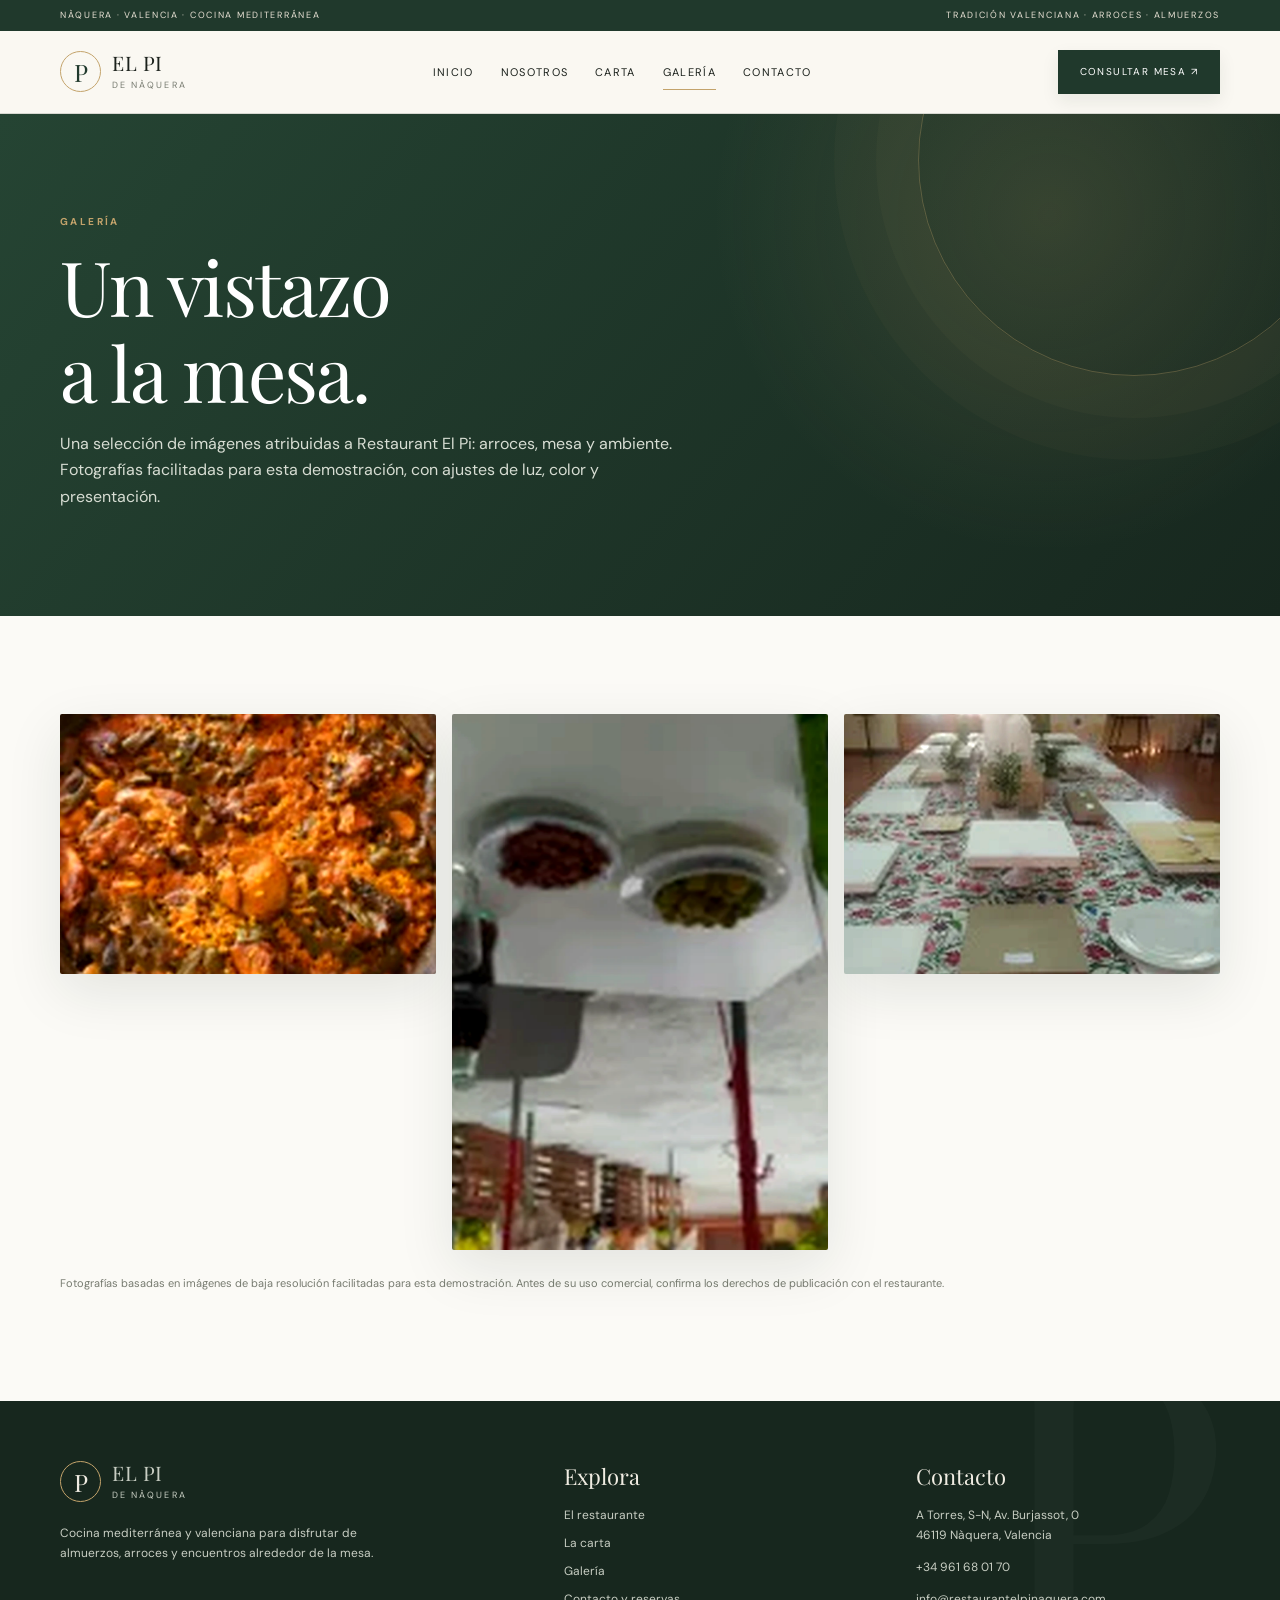
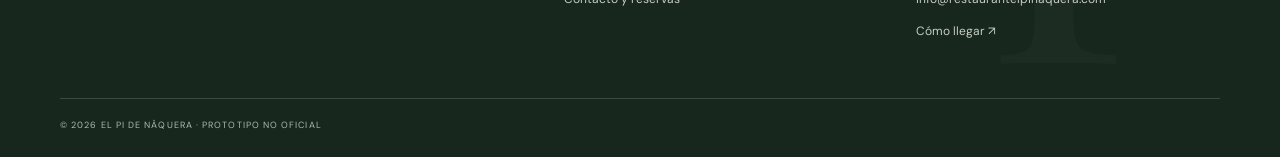
<file: el-pi-naquera-web/galeria.html>
<!doctype html><html lang="es"><head><meta charset="utf-8"><meta name="viewport" content="width=device-width, initial-scale=1"><meta name="description" content="El Pi de Nàquera, restaurante de cocina mediterránea y valenciana en Nàquera, Valencia."><meta name="theme-color" content="#20392c"><meta property="og:site_name" content="El Pi de Nàquera"><meta property="og:locale" content="es_ES"><title>Galería | El Pi de Nàquera</title><link rel="stylesheet" href="css/style.css?v=premium-20261122-v3"></head><body>
<div class="topline"><div class="container"><span>Nàquera · Valencia · Cocina mediterránea</span><span>Tradición valenciana · Arroces · Almuerzos</span></div></div>
<header class="header"><div class="container nav">
<a class="brand" href="index.html"><span class="brand-mark">P</span><span class="brand-name">EL PI<small>de Nàquera</small></span></a>
<button class="menu-toggle" aria-label="Abrir menú" aria-expanded="false">☰</button>
<nav class="navlinks" aria-label="Navegación principal">
<a class="" href="index.html">Inicio</a><a class="" href="nosotros.html">Nosotros</a><a class="" href="carta.html">Carta</a><a class="active" href="galeria.html">Galería</a><a class="" href="reservas.html">Contacto</a></nav>
<a class="nav-cta" href="reservas.html">Consultar mesa ↗</a></div></header>
<main><section class="page-hero"><div class="container"><div class="eyebrow">Galería</div><h1>Un vistazo<br>a la mesa.</h1><p>Una selección de imágenes atribuidas a Restaurant El Pi: arroces, mesa y ambiente. Fotografías facilitadas para esta demostración, con ajustes de luz, color y presentación.</p></div></section>
<section class="section"><div class="container"><div class="gallery">
<a href="assets/images/arroz-premium.webp" target="_blank" rel="noreferrer"><img src="assets/images/arroz-premium.webp" alt="Arroz servido en Restaurant El Pi" loading="lazy"></a>
<a href="assets/images/tapas-premium.webp" target="_blank" rel="noreferrer"><img src="assets/images/tapas-premium.webp" alt="Mesa con aperitivos en El Pi" loading="lazy"></a>

<a href="assets/images/comedor-premium.webp" target="_blank" rel="noreferrer"><img src="assets/images/comedor-premium.webp" alt="Interior del restaurante El Pi" loading="lazy"></a>

</div><p class="form-note" style="margin-top:24px">Fotografías basadas en imágenes de baja resolución facilitadas para esta demostración. Antes de su uso comercial, confirma los derechos de publicación con el restaurante.</p></div></section></main>
<footer class="footer"><div class="container"><div class="footer-grid">
<div><a class="brand" href="index.html"><span class="brand-mark" style="color:#f0ece2">P</span><span class="brand-name">EL PI<small style="color:#c8cec3">de Nàquera</small></span></a><p style="max-width:340px;margin-top:22px">Cocina mediterránea y valenciana para disfrutar de almuerzos, arroces y encuentros alrededor de la mesa.</p></div>
<div><h4>Explora</h4><div class="footer-links"><a href="nosotros.html">El restaurante</a><a href="carta.html">La carta</a><a href="galeria.html">Galería</a><a href="reservas.html">Contacto y reservas</a></div></div>
<div><h4>Contacto</h4><p>A Torres, S-N, Av. Burjassot, 0<br>46119 Nàquera, Valencia</p><p><a href="tel:+34961680170">+34 961 68 01 70</a></p><p><a href="mailto:info@restaurantelpinaquera.com">info@restaurantelpinaquera.com</a></p><p><a href="https://www.google.com/maps/search/?api=1&query=Restaurant+El+Pi+Naquera+Valencia" target="_blank" rel="noreferrer">Cómo llegar ↗</a></p></div>
</div><div class="footer-bottom"><span>© <span id="year"></span> El Pi de Nàquera · Prototipo no oficial</span></div></div></footer><script src="js/main.js?v=premium-20261122-v3"></script></body></html>
</file>
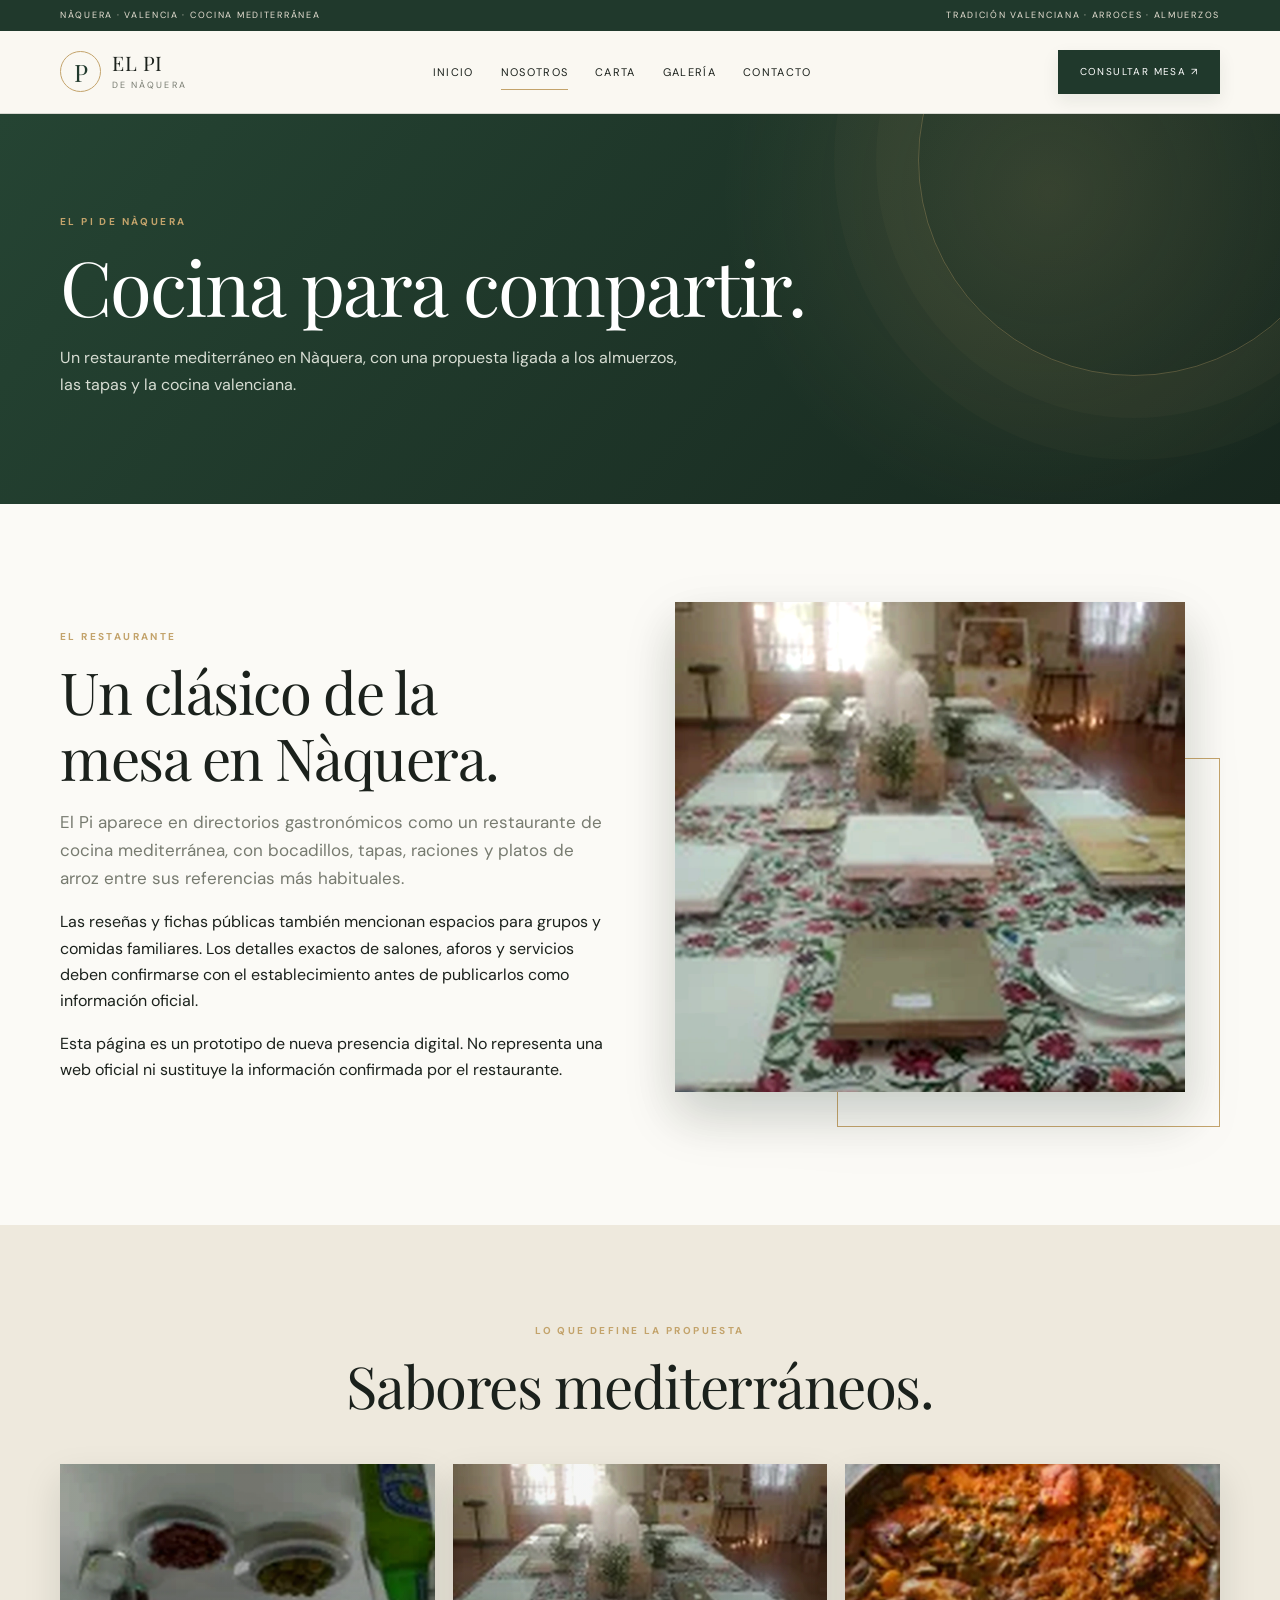
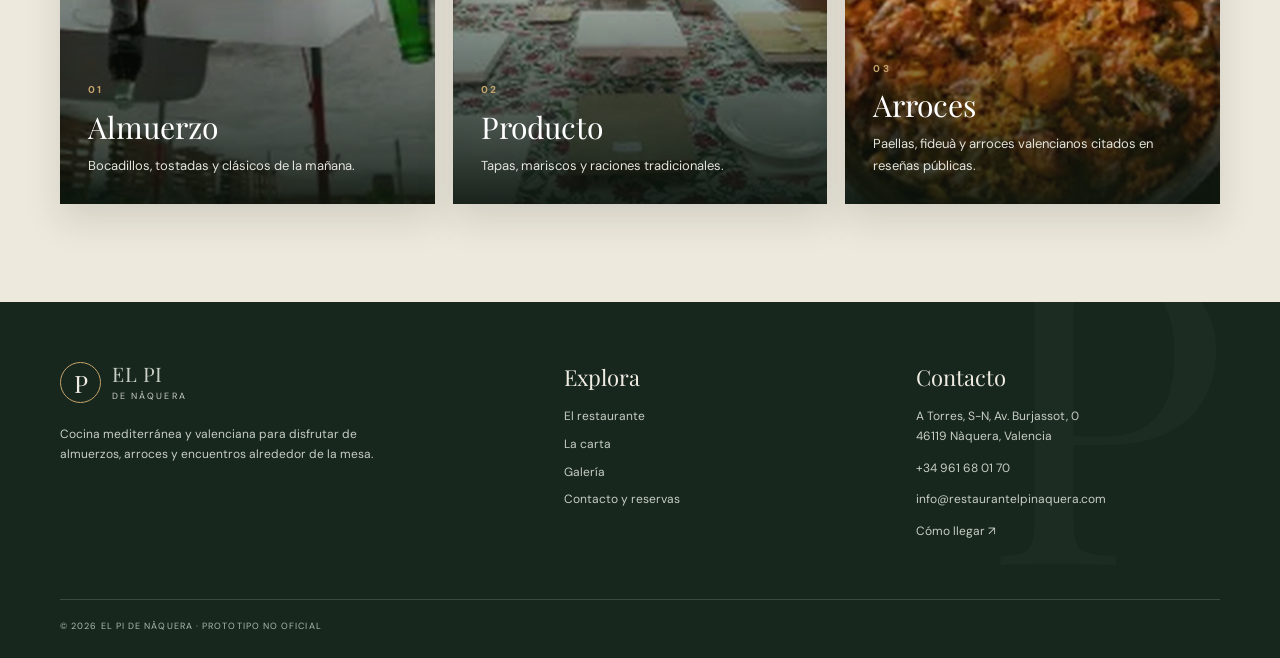
<file: el-pi-naquera-web/nosotros.html>
<!doctype html><html lang="es"><head><meta charset="utf-8"><meta name="viewport" content="width=device-width, initial-scale=1"><meta name="description" content="El Pi de Nàquera, restaurante de cocina mediterránea y valenciana en Nàquera, Valencia."><meta name="theme-color" content="#20392c"><meta property="og:site_name" content="El Pi de Nàquera"><meta property="og:locale" content="es_ES"><title>Nosotros | El Pi de Nàquera</title><link rel="stylesheet" href="css/style.css?v=premium-20261122-v3"></head><body>
<div class="topline"><div class="container"><span>Nàquera · Valencia · Cocina mediterránea</span><span>Tradición valenciana · Arroces · Almuerzos</span></div></div>
<header class="header"><div class="container nav">
<a class="brand" href="index.html"><span class="brand-mark">P</span><span class="brand-name">EL PI<small>de Nàquera</small></span></a>
<button class="menu-toggle" aria-label="Abrir menú" aria-expanded="false">☰</button>
<nav class="navlinks" aria-label="Navegación principal">
<a class="" href="index.html">Inicio</a><a class="active" href="nosotros.html">Nosotros</a><a class="" href="carta.html">Carta</a><a class="" href="galeria.html">Galería</a><a class="" href="reservas.html">Contacto</a></nav>
<a class="nav-cta" href="reservas.html">Consultar mesa ↗</a></div></header>
<main><section class="page-hero"><div class="container"><div class="eyebrow">El Pi de Nàquera</div><h1>Cocina para compartir.</h1><p>Un restaurante mediterráneo en Nàquera, con una propuesta ligada a los almuerzos, las tapas y la cocina valenciana.</p></div></section>
<section class="section"><div class="container split"><div><div class="eyebrow">El restaurante</div><h2>Un clásico de la<br>mesa en Nàquera.</h2><p class="lead">El Pi aparece en directorios gastronómicos como un restaurante de cocina mediterránea, con bocadillos, tapas, raciones y platos de arroz entre sus referencias más habituales.</p><p>Las reseñas y fichas públicas también mencionan espacios para grupos y comidas familiares. Los detalles exactos de salones, aforos y servicios deben confirmarse con el establecimiento antes de publicarlos como información oficial.</p><p>Esta página es un prototipo de nueva presencia digital. No representa una web oficial ni sustituye la información confirmada por el restaurante.</p></div><div class="photo-frame"><img loading="lazy" decoding="async" src="assets/images/comedor-premium.webp" alt="Comedor de Restaurant El Pi en Nàquera"></div></div></section>
<section class="section cream"><div class="container"><div class="section-head center"><div class="eyebrow">Lo que define la propuesta</div><h2>Sabores mediterráneos.</h2></div><div class="cards"><article class="image-card"><div class="eyebrow">01</div><h3>Almuerzo</h3><p>Bocadillos, tostadas y clásicos de la mañana.</p></article><article class="image-card"><div class="eyebrow">02</div><h3>Producto</h3><p>Tapas, mariscos y raciones tradicionales.</p></article><article class="image-card"><div class="eyebrow">03</div><h3>Arroces</h3><p>Paellas, fideuà y arroces valencianos citados en reseñas públicas.</p></article></div></div></section></main>
<footer class="footer"><div class="container"><div class="footer-grid">
<div><a class="brand" href="index.html"><span class="brand-mark" style="color:#f0ece2">P</span><span class="brand-name">EL PI<small style="color:#c8cec3">de Nàquera</small></span></a><p style="max-width:340px;margin-top:22px">Cocina mediterránea y valenciana para disfrutar de almuerzos, arroces y encuentros alrededor de la mesa.</p></div>
<div><h4>Explora</h4><div class="footer-links"><a href="nosotros.html">El restaurante</a><a href="carta.html">La carta</a><a href="galeria.html">Galería</a><a href="reservas.html">Contacto y reservas</a></div></div>
<div><h4>Contacto</h4><p>A Torres, S-N, Av. Burjassot, 0<br>46119 Nàquera, Valencia</p><p><a href="tel:+34961680170">+34 961 68 01 70</a></p><p><a href="mailto:info@restaurantelpinaquera.com">info@restaurantelpinaquera.com</a></p><p><a href="https://www.google.com/maps/search/?api=1&query=Restaurant+El+Pi+Naquera+Valencia" target="_blank" rel="noreferrer">Cómo llegar ↗</a></p></div>
</div><div class="footer-bottom"><span>© <span id="year"></span> El Pi de Nàquera · Prototipo no oficial</span></div></div></footer><script src="js/main.js?v=premium-20261122-v3"></script></body></html>
</file>
<file: el-pi-naquera-web/css/style.css>
@import url('https://fonts.googleapis.com/css2?family=DM+Sans:wght@400;500;600;700&family=Playfair+Display:wght@400;500;600;700&display=swap');
:root{--pine:#1f3529;--pine2:#304a39;--ink:#1b211c;--cream:#eee9dd;--paper:#faf8f2;--gold:#b89a65;--muted:#777b70;--line:rgba(31,53,41,.16);--serif:'Playfair Display',Georgia,serif;--sans:'DM Sans',Arial,sans-serif}
*{box-sizing:border-box}html{scroll-behavior:smooth}body{margin:0;background:var(--paper);color:var(--ink);font-family:var(--sans);line-height:1.65}a{color:inherit;text-decoration:none}img{max-width:100%;display:block}.container{width:min(1160px,calc(100% - 46px));margin:auto}
.topline{background:var(--pine);color:#e8e1d4;font-size:10px;letter-spacing:.16em;text-transform:uppercase;padding:8px 0}.topline .container{display:flex;justify-content:space-between;gap:14px}
.header{position:sticky;top:0;z-index:30;background:rgba(250,248,242,.95);backdrop-filter:blur(12px);border-bottom:1px solid var(--line)}.nav{height:82px;display:flex;align-items:center;justify-content:space-between;gap:22px}.brand{display:flex;align-items:center;gap:11px}.brand-mark{width:41px;height:41px;border:1px solid var(--gold);border-radius:50%;display:grid;place-items:center;color:var(--pine);font:24px var(--serif)}.brand-name{font:20px/1 var(--serif);letter-spacing:.03em}.brand-name small{display:block;font:9px var(--sans);letter-spacing:.23em;text-transform:uppercase;color:var(--muted);margin-top:6px}
.navlinks{display:flex;align-items:center;gap:27px;font-size:11px;letter-spacing:.12em;text-transform:uppercase}.navlinks a{padding:9px 0;position:relative}.navlinks a:after{content:"";position:absolute;bottom:0;left:0;width:0;height:1px;background:var(--gold);transition:.25s}.navlinks a:hover:after,.navlinks a.active:after{width:100%}.nav-cta,.button{display:inline-flex;align-items:center;justify-content:center;padding:13px 21px;background:var(--pine);border:1px solid var(--pine);color:#fff;font-size:10px;letter-spacing:.14em;text-transform:uppercase;cursor:pointer;transition:.25s}.nav-cta:hover,.button:hover{background:transparent;color:var(--pine)}.menu-toggle{display:none;background:none;border:0;color:var(--pine);font-size:25px}
.hero{min-height:650px;position:relative;display:flex;align-items:flex-end;color:#fff;background:linear-gradient(90deg,rgba(9,19,12,.78),rgba(9,19,12,.16)),url('../assets/images/arroz-premium.webp') center/cover}.hero:after{content:"";position:absolute;inset:0;background:linear-gradient(0deg,rgba(8,16,11,.58),transparent 58%)}.hero-content{position:relative;z-index:1;padding:110px 0 88px;max-width:740px}.eyebrow{font-size:10px;letter-spacing:.24em;text-transform:uppercase;color:var(--gold);font-weight:700}.hero h1{font:clamp(48px,7vw,88px)/1.02 var(--serif);font-weight:400;letter-spacing:-.035em;margin:20px 0}.hero p{max-width:560px;color:#e5e5dc;font-size:16px;margin:0 0 30px}.hero-actions{display:flex;gap:12px;flex-wrap:wrap}.button.light{background:var(--cream);border-color:var(--cream);color:var(--pine)}.button.light:hover{background:transparent;color:#fff;border-color:#fff}
.section{padding:98px 0}.section.cream{background:var(--cream)}.section.dark{background:var(--pine);color:#f5f1e8}.section h2,.page-hero h1{font:clamp(36px,5vw,58px)/1.13 var(--serif);font-weight:400;letter-spacing:-.025em;margin:13px 0 18px}.lead{font-size:17px;color:var(--muted);max-width:650px}.dark .lead{color:#d2d8ce}.section-head{max-width:660px;margin-bottom:44px}.section-head.center{text-align:center;margin:0 auto 46px}.section-head.center .lead{margin-left:auto;margin-right:auto}
.split{display:grid;grid-template-columns:1fr 1fr;gap:70px;align-items:center}.photo-frame{padding:0 35px 35px 0;position:relative}.photo-frame:after{content:"";position:absolute;right:0;bottom:0;width:70%;height:70%;border:1px solid var(--gold)}.photo-frame img{position:relative;z-index:1;width:100%;height:490px;object-fit:cover}.signature{font:italic 22px var(--serif);color:var(--gold);margin-top:24px}.text-link{display:inline-flex;gap:12px;align-items:center;margin-top:22px;padding-bottom:7px;border-bottom:1px solid var(--gold);font-size:10px;letter-spacing:.14em;text-transform:uppercase}
.cards{display:grid;grid-template-columns:repeat(3,1fr);gap:18px}.image-card{min-height:340px;padding:28px;display:flex;flex-direction:column;justify-content:flex-end;color:#fff;position:relative;background-size:cover;background-position:center}.image-card:before{content:"";position:absolute;inset:0;background:linear-gradient(0deg,rgba(7,17,10,.83),rgba(7,17,10,.05))}.image-card>*{position:relative}.image-card h3{font:30px var(--serif);font-weight:400;margin:8px 0}.image-card p{font-size:13px;color:#e3e5dd;margin:0}.image-card:nth-child(1){background-image:url('../assets/images/tapas-premium.webp')}.image-card:nth-child(2){background-image:url('../assets/images/comedor-premium.webp')}.image-card:nth-child(3){background-image:url('../assets/images/arroz-premium.webp')}
.quote{font:clamp(26px,3.5vw,42px)/1.35 var(--serif);text-align:center;max-width:850px;margin:auto}.quote-mark{text-align:center;font:72px var(--serif);color:var(--gold);line-height:1}
.page-hero{padding:100px 0 90px;background:var(--pine);color:#fff;position:relative;overflow:hidden}.page-hero:after{content:"";position:absolute;width:430px;height:430px;border:1px solid rgba(184,154,101,.35);border-radius:50%;right:-70px;top:-170px;box-shadow:0 0 0 42px rgba(184,154,101,.04),0 0 0 84px rgba(184,154,101,.03)}.page-hero .container{position:relative;z-index:1}.page-hero h1{font-size:clamp(46px,7vw,76px);margin-bottom:12px}.page-hero p{max-width:620px;color:#d7ddd3}
.menu-intro{display:flex;justify-content:space-between;align-items:end;gap:25px;flex-wrap:wrap}.menu-note{font-size:12px;color:var(--muted);max-width:520px}.menu-tabs{display:flex;gap:8px;flex-wrap:wrap;margin:25px 0 34px}.tab{border:1px solid var(--line);background:transparent;color:var(--pine);padding:10px 15px;font:10px var(--sans);letter-spacing:.1em;text-transform:uppercase;cursor:pointer}.tab.active,.tab:hover{background:var(--pine);color:white}.menu-grid{display:grid;grid-template-columns:1fr 1fr;gap:0 55px}.menu-section{margin:0 0 42px}.menu-section h2{font:27px var(--serif);padding-bottom:13px;border-bottom:1px solid var(--gold);margin:0 0 5px}.items{display:grid;grid-template-columns:1fr}.item{padding:15px 0;border-bottom:1px solid var(--line)}.item-top{display:flex;align-items:baseline;justify-content:space-between;gap:16px}.item .name{font:700 19px var(--serif)}.item .price{font-size:12px;color:var(--gold);white-space:nowrap}.item .desc{font-size:12px;color:var(--muted);margin-top:4px}.menu-disclaimer{padding:17px 20px;background:var(--cream);font-size:12px;color:#686b61;margin-top:12px}
.gallery{display:grid;grid-template-columns:repeat(3,1fr);grid-auto-rows:240px;gap:12px}.gallery img{width:100%;height:100%;object-fit:cover;transition:transform .5s}.gallery a{overflow:hidden}.gallery a:hover img{transform:scale(1.04)}.gallery a:nth-child(2){grid-row:span 2}.gallery a:nth-child(5){grid-column:span 2}
.reservation-grid{display:grid;grid-template-columns:.85fr 1.15fr;gap:65px}.contact-card{background:var(--cream);padding:30px}.contact-line{padding:17px 0;border-bottom:1px solid var(--line)}.contact-line small{display:block;color:var(--muted);font-size:10px;letter-spacing:.14em;text-transform:uppercase;margin-bottom:4px}.form-grid{display:grid;grid-template-columns:1fr 1fr;gap:17px}.field{display:flex;flex-direction:column;gap:7px}.field.full{grid-column:1/-1}.field label{font-size:10px;letter-spacing:.13em;text-transform:uppercase;color:var(--muted)}.field input,.field select,.field textarea{width:100%;border:1px solid var(--line);background:transparent;padding:13px;font:14px var(--sans);color:var(--ink);border-radius:0}.field textarea{min-height:100px;resize:vertical}.form-note{font-size:11px;color:var(--muted)}.status-message{padding:14px;background:#e8efe8;color:#244b32;font-size:13px;margin-top:15px}
.footer{background:#17271e;color:#f0ece2;padding:60px 0 24px}.footer-grid{display:grid;grid-template-columns:1.5fr 1fr 1fr;gap:48px;padding-bottom:45px}.footer p,.footer a{font-size:12px;color:#c8cec3}.footer h4{font:22px var(--serif);font-weight:400;margin:0 0 15px}.footer-links{display:grid;gap:8px}.footer-bottom{border-top:1px solid rgba(255,255,255,.16);padding-top:19px;display:flex;justify-content:space-between;gap:14px;color:#aeb9ae;font-size:9px;letter-spacing:.12em;text-transform:uppercase}.admin-access{opacity:.65;font-size:10px!important;letter-spacing:.1em;text-transform:uppercase}
@media(max-width:850px){.navlinks{gap:15px}.navlinks a{font-size:10px}.nav-cta{display:none}.split,.reservation-grid{grid-template-columns:1fr;gap:40px}.photo-frame img{height:390px}.footer-grid{grid-template-columns:1fr 1fr}.footer-grid>div:first-child{grid-column:1/-1}}
@media(max-width:650px){.container{width:calc(100% - 34px)}.topline .container{justify-content:center}.topline span:last-child{display:none}.nav{height:70px}.menu-toggle{display:block}.navlinks{display:none;position:absolute;top:70px;left:0;right:0;background:var(--paper);padding:18px 24px 23px;flex-direction:column;align-items:flex-start;border-bottom:1px solid var(--line)}.navlinks.open{display:flex}.navlinks a{font-size:12px}.hero{min-height:590px}.hero-content{padding:85px 0 75px}.hero h1{font-size:51px}.section{padding:70px 0}.cards{grid-template-columns:1fr}.image-card{min-height:275px}.menu-grid{grid-template-columns:1fr}.gallery{grid-template-columns:1fr 1fr;grid-auto-rows:175px}.gallery a:nth-child(2){grid-row:span 2}.gallery a:nth-child(5){grid-column:span 2}.form-grid{grid-template-columns:1fr}.field.full{grid-column:auto}.footer-grid{grid-template-columns:1fr;gap:28px}.footer-grid>div:first-child{grid-column:auto}.footer-bottom{flex-direction:column}.page-hero{padding:74px 0}.contact-card{padding:23px}}


/* ── Refinamiento visual y microinteracciones ───────────────────────────── */
:root{
 --pine:#20392c;--pine2:#355443;--gold:#c3a36b;--paper:#fbfaf6;
 --shadow-soft:0 18px 55px rgba(22,38,28,.10);
 --shadow-lift:0 24px 65px rgba(22,38,28,.18);
}
::selection{background:var(--gold);color:#17271e}
body{overflow-x:hidden}
.topline{font-size:9px;letter-spacing:.19em}
.header{transition:box-shadow .3s ease,background .3s ease}
.header.is-scrolled{box-shadow:0 8px 30px rgba(18,34,24,.09);background:rgba(251,250,246,.97)}
.brand{transition:transform .3s ease}
.brand:hover{transform:translateY(-2px)}
.brand-mark{transition:background .3s ease,color .3s ease,transform .45s ease}
.brand:hover .brand-mark{background:var(--pine);color:#fff;transform:rotate(-12deg)}
.navlinks a{transition:color .25s ease}
.navlinks a:hover{color:var(--gold)}
.nav-cta,.button{position:relative;overflow:hidden;isolation:isolate;box-shadow:0 7px 18px rgba(20,40,28,.08)}
.nav-cta:before,.button:before{content:"";position:absolute;inset:0;background:var(--gold);transform:translateX(-102%);transition:transform .35s ease;z-index:-1}
.nav-cta:hover:before,.button:hover:before{transform:translateX(0)}
.hero{min-height:min(760px,86svh);background-position:center 48%;background-attachment:scroll}
.hero-content{padding-top:130px;padding-bottom:105px}
.hero h1{text-wrap:balance;text-shadow:0 4px 28px rgba(0,0,0,.18)}
.hero .eyebrow{color:#e4c58c}
.hero:after{pointer-events:none}
.hero-actions .button{min-height:49px}
.section{position:relative}
.section-head h2,.split h2{ text-wrap:balance}
.photo-frame{filter:drop-shadow(0 18px 25px rgba(31,53,41,.08))}
.photo-frame img{transition:transform .8s cubic-bezier(.2,.7,.2,1),filter .6s}
.photo-frame:hover img{transform:translate(-7px,-7px);filter:saturate(1.08)}
.image-card{overflow:hidden;isolation:isolate;box-shadow:var(--shadow-soft);transition:transform .45s cubic-bezier(.2,.7,.2,1),box-shadow .45s}
.image-card:after{content:"";position:absolute;inset:0;background:linear-gradient(135deg,rgba(255,255,255,.12),transparent 42%);opacity:0;transition:opacity .4s;pointer-events:none}
.image-card:hover{transform:translateY(-9px);box-shadow:var(--shadow-lift)}
.image-card:hover:after{opacity:1}
.image-card h3{transition:transform .35s ease}
.image-card:hover h3{transform:translateY(-4px)}
.page-hero{background-image:radial-gradient(circle at 85% 25%,rgba(195,163,107,.14),transparent 26%),linear-gradient(135deg,#20392c,#17271e)}
.page-hero:after{animation:orbit 28s linear infinite}
@keyframes orbit{to{transform:rotate(360deg)}}
.menu-tabs{position:sticky;top:82px;z-index:10;padding:12px 0;background:rgba(251,250,246,.94);backdrop-filter:blur(12px);border-bottom:1px solid rgba(31,53,41,.08)}
.tab{border-radius:999px;padding:11px 17px;transition:background .25s,color .25s,border-color .25s,transform .25s}
.tab:hover{transform:translateY(-2px)}
.menu-section{padding:22px 25px;border:1px solid rgba(31,53,41,.10);background:rgba(255,255,255,.56);transition:box-shadow .3s,border-color .3s,transform .3s}
.menu-section:hover{border-color:rgba(195,163,107,.6);box-shadow:var(--shadow-soft);transform:translateY(-3px)}
.menu-section h2{color:var(--pine)}
.item{transition:padding .25s,border-color .25s}
.item:hover{padding-left:8px;border-color:var(--gold)}
.item .name{font-weight:700}
.gallery{gap:15px}
.gallery a{position:relative;border-radius:2px;box-shadow:var(--shadow-soft)}
.gallery a:after{content:"Ver fotografía ↗";position:absolute;left:16px;bottom:14px;padding:8px 11px;background:rgba(23,39,30,.82);color:#fff;font-size:9px;letter-spacing:.12em;text-transform:uppercase;opacity:0;transform:translateY(7px);transition:.3s}
.gallery a:hover:after{opacity:1;transform:translateY(0)}
.gallery img{transition:transform .8s cubic-bezier(.2,.7,.2,1),filter .5s}
.gallery a:hover img{transform:scale(1.07);filter:saturate(1.1)}
.contact-card{box-shadow:var(--shadow-soft);border:1px solid rgba(31,53,41,.07)}
.field input:focus,.field select:focus,.field textarea:focus{outline:2px solid rgba(195,163,107,.55);outline-offset:2px;border-color:var(--gold)}
.footer{position:relative;overflow:hidden}
.footer:before{content:"P";position:absolute;right:4%;top:-100px;font:420px/.9 var(--serif);color:rgba(255,255,255,.025);pointer-events:none}
.footer .container{position:relative;z-index:1}
.footer a{transition:color .25s,transform .25s}
.footer a:hover{color:var(--gold);transform:translateX(3px)}
a:focus-visible,button:focus-visible{outline:2px solid var(--gold);outline-offset:4px}
.menu-toggle{transition:transform .25s}
.menu-toggle:active{transform:scale(.9)}
/* Entrada progresiva: el contenido permanece visible si el navegador no soporta observer */
.js-reveal{opacity:0;transform:translateY(22px);transition:opacity .75s ease,transform .75s cubic-bezier(.2,.7,.2,1)}
.js-reveal.is-visible{opacity:1;transform:translateY(0)}
.js-reveal[data-delay="1"]{transition-delay:.09s}
.js-reveal[data-delay="2"]{transition-delay:.18s}
.js-reveal[data-delay="3"]{transition-delay:.27s}
.scroll-progress{position:fixed;left:0;top:0;height:3px;width:0;background:var(--gold);z-index:100;transform-origin:left}
@media(max-width:850px){.menu-tabs{top:70px;overflow-x:auto;flex-wrap:nowrap;scrollbar-width:none}.menu-tabs::-webkit-scrollbar{display:none}.tab{white-space:nowrap}.menu-section{padding:19px}}
@media(max-width:650px){
 .hero{min-height:650px;background-position:58% center}
 .hero-content{padding-top:100px;padding-bottom:78px}
 .hero h1{font-size:clamp(46px,13vw,60px)}
 .section{padding:76px 0}
 .page-hero{padding:82px 0 76px}
 .gallery{gap:9px;grid-auto-rows:155px}
 .gallery a:after{display:none}
 .menu-tabs{margin:20px 0 26px;padding:10px 0}
 .menu-section{padding:17px 15px}
 .item .name{font-size:17px}
 .footer:before{font-size:260px;top:-25px}
}
@media(prefers-reduced-motion:reduce){
 html{scroll-behavior:auto}
 *,*:before,*:after{animation-duration:.01ms!important;animation-iteration-count:1!important;transition-duration:.01ms!important}
 .js-reveal{opacity:1;transform:none}
}

/* EDICIÓN FOTOGRÁFICA Y DIRECCIÓN DE ARTE · El Pi */
.hero{background-position:center 45%;isolation:isolate;background-color:#1a2920}
.hero:before{content:"";position:absolute;inset:0;background:linear-gradient(90deg,rgba(9,19,12,.38),transparent 75%);pointer-events:none}
.hero:after{background:linear-gradient(90deg,rgba(9,19,12,.76),rgba(9,19,12,.12) 90%),linear-gradient(0deg,rgba(9,19,12,.45),transparent 65%)}
.photo-frame img,.gallery img{filter:contrast(1.055) saturate(.91) brightness(1.025);image-rendering:auto}
.photo-frame img{object-position:center center;box-shadow:0 25px 50px rgba(20,34,24,.14)}
.gallery{grid-auto-rows:260px;gap:16px}
.gallery a{background:#e7e1d6;isolation:isolate}
.gallery img{transform:scale(1.005);transition:transform .7s ease,filter .4s ease}
.gallery a:hover img{transform:scale(1.055);filter:contrast(1.07) saturate(1.02)}
.image-card{background-color:#28392e;box-shadow:0 16px 35px rgba(21,34,25,.13);background-blend-mode:normal}
.image-card:before{background:linear-gradient(0deg,rgba(9,19,12,.90),rgba(9,19,12,.04) 80%)}
.page-hero{background-image:radial-gradient(circle at 82% 20%,rgba(195,163,107,.16),transparent 30%),linear-gradient(130deg,#254433,#17271e)}
@media(max-width:650px){.hero{background-position:58% center}.gallery{grid-auto-rows:175px;gap:9px}.photo-frame img{height:340px}}


/* Animaciones elegantes 2026 — movimiento contenido y accesible */
:root{--ease-elegant:cubic-bezier(.22,1,.36,1)}
html{scroll-padding-top:100px}
body{overflow-x:clip}
.header{transition:background-color .35s ease,box-shadow .35s ease,backdrop-filter .35s ease}
.header.is-scrolled{box-shadow:0 10px 30px rgba(12,25,18,.10)}
.brand-mark{transition:transform .55s var(--ease-elegant)}
.brand:hover .brand-mark{transform:rotate(-8deg) scale(1.04)}
.navlinks a{position:relative}
.navlinks a:not(.active):after{content:"";position:absolute;bottom:-5px;left:0;right:0;height:1px;background:currentColor;transform:scaleX(0);transform-origin:left;transition:transform .35s var(--ease-elegant)}
.navlinks a:not(.active):hover:after{transform:scaleX(1)}
.hero{overflow:hidden}
.hero-content>.eyebrow,.hero-content h1,.hero-content p,.hero-actions{animation:hero-arrive .9s var(--ease-elegant) both}
.hero-content h1{animation-delay:.1s}
.hero-content p{animation-delay:.22s}
.hero-actions{animation-delay:.34s}
@keyframes hero-arrive{from{opacity:0;transform:translate3d(0,20px,0)}to{opacity:1;transform:translateZ(0)}}
.button,.nav-cta{transition:transform .35s var(--ease-elegant),box-shadow .35s ease,background-color .35s ease,color .35s ease}
.button:hover,.nav-cta:hover{transform:translateY(-2px);box-shadow:0 12px 26px rgba(12,25,18,.16)}
.button:active,.nav-cta:active{transform:translateY(0)}
.image-card,.gallery a,.photo-frame img{will-change:auto}
.image-card:hover{transform:translateY(-5px)}
.gallery a:hover img{transform:scale(1.035)}
.menu-section:hover{transform:translateY(-2px)}
.js-reveal{opacity:1;transform:none}
.motion-ready .js-reveal:not(.is-visible){opacity:0;transform:translate3d(0,18px,0)}
.motion-ready .js-reveal{transition:opacity .85s var(--ease-elegant),transform .85s var(--ease-elegant)}
.motion-ready .js-reveal.is-visible{opacity:1;transform:translateZ(0)}
.motion-ready .js-reveal[data-delay="1"]{transition-delay:.07s}
.motion-ready .js-reveal[data-delay="2"]{transition-delay:.14s}
.motion-ready .js-reveal[data-delay="3"]{transition-delay:.21s}
.gallery a:focus-visible img{transform:scale(1.025)}
@media(hover:none){.image-card:hover,.menu-section:hover,.button:hover,.nav-cta:hover{transform:none}.gallery a:hover img{transform:none}}
@media(prefers-reduced-motion:reduce){.hero-content>.eyebrow,.hero-content h1,.hero-content p,.hero-actions{animation:none!important}.motion-ready .js-reveal:not(.is-visible){opacity:1;transform:none}.motion-ready .js-reveal{transition:none!important}}

/* Fotos locales: evitar dependencia de miniaturas externas */
.hero{background-image:linear-gradient(90deg,rgba(9,19,12,.76),rgba(9,19,12,.15)),url("../assets/images/arroz-premium.webp")}

/* Edición premium 2026: carta verde bosque, papel y detalles dorados */
body:has(.menu-grid){background:#e8e5d9;color:#203327}
body:has(.menu-grid) .page-hero{background:radial-gradient(circle at 85% 25%,rgba(218,185,123,.19),transparent 35%),linear-gradient(125deg,#14271f,#294b36 60%,#1b3428);border-bottom:4px solid #bda16c}
body:has(.menu-grid) main>.section{background:linear-gradient(155deg,#e8e5d9 0%,#f1ecdf 42%,#e2e3d7 100%);position:relative}
body:has(.menu-grid) main>.section:before{content:'';position:absolute;inset:0;opacity:.22;pointer-events:none;background-image:radial-gradient(#b5a882 .65px,transparent .65px);background-size:16px 16px}
body:has(.menu-grid) main>.section>.container{position:relative}
body:has(.menu-grid) .menu-intro{padding:25px 30px;background:#20392c;color:#f6eddb;border:1px solid #bca475;box-shadow:0 16px 36px rgba(21,36,27,.12)}
body:has(.menu-grid) .menu-intro h2{color:#f6eddb}
body:has(.menu-grid) .menu-note{color:#e2ddca;font-size:13px;line-height:1.8}
body:has(.menu-grid) .menu-tabs{background:rgba(233,231,220,.97);border-bottom:1px solid #c9bfa9;padding:15px 8px;box-shadow:0 8px 20px rgba(31,53,41,.05)}
body:has(.menu-grid) .tab{background:#f7f1e5;color:#24402e;border:1px solid #cfc6b4;border-radius:2px;font-weight:700;transition:background .25s,color .25s,transform .25s}
body:has(.menu-grid) .tab:hover{transform:translateY(-2px);background:#d9c9a9;color:#193323}
body:has(.menu-grid) .tab.active{background:#20392c;color:#fff7e9;border-color:#20392c}
body:has(.menu-grid) .menu-grid{gap:22px;align-items:start}
body:has(.menu-grid) [data-menu-category]{min-width:0}
body:has(.menu-grid) .menu-section{background:#f8f1e4;border:1px solid #c6b99f;border-top:5px solid #b5965d;box-shadow:0 15px 34px rgba(28,44,33,.11);padding:29px 30px;margin:0 0 4px;border-radius:2px;transition:transform .35s,box-shadow .35s}
body:has(.menu-grid) .menu-section:hover{box-shadow:0 23px 45px rgba(28,44,33,.15)}
body:has(.menu-grid) .menu-section h2{color:#25432f;font-size:32px;border-bottom:1px solid #c7a66a;padding-bottom:17px;margin-bottom:10px}
body:has(.menu-grid) .item{border-color:#ddd0b8;padding:14px 0}
body:has(.menu-grid) .item .name{font-size:19px;color:#283b2c;font-weight:600}
body:has(.menu-grid) .menu-disclaimer{margin-top:32px;background:#243c2c;color:#f1e8d4;border-left:4px solid #c7a66a;padding:24px 28px;line-height:1.8;font-size:13px}
/* Imágenes renovadas y optimizadas; archivos locales, sin miniaturas externas */
.hero{background-image:linear-gradient(90deg,rgba(9,19,12,.74),rgba(9,19,12,.18)),url('../assets/images/arroz-premium.webp')}
.image-card:nth-child(1){background-image:url('../assets/images/tapas-premium.webp')}
.image-card:nth-child(2){background-image:url('../assets/images/comedor-premium.webp')}
.image-card:nth-child(3){background-image:url('../assets/images/arroz-premium.webp')}
.photo-frame img,.gallery img{filter:contrast(1.045) saturate(1.08)}
.gallery img{object-position:center}
@media(max-width:650px){body:has(.menu-grid) .menu-intro{padding:22px 20px}body:has(.menu-grid) .menu-section{padding:24px 19px}body:has(.menu-grid) .menu-section h2{font-size:28px}}
</file>
